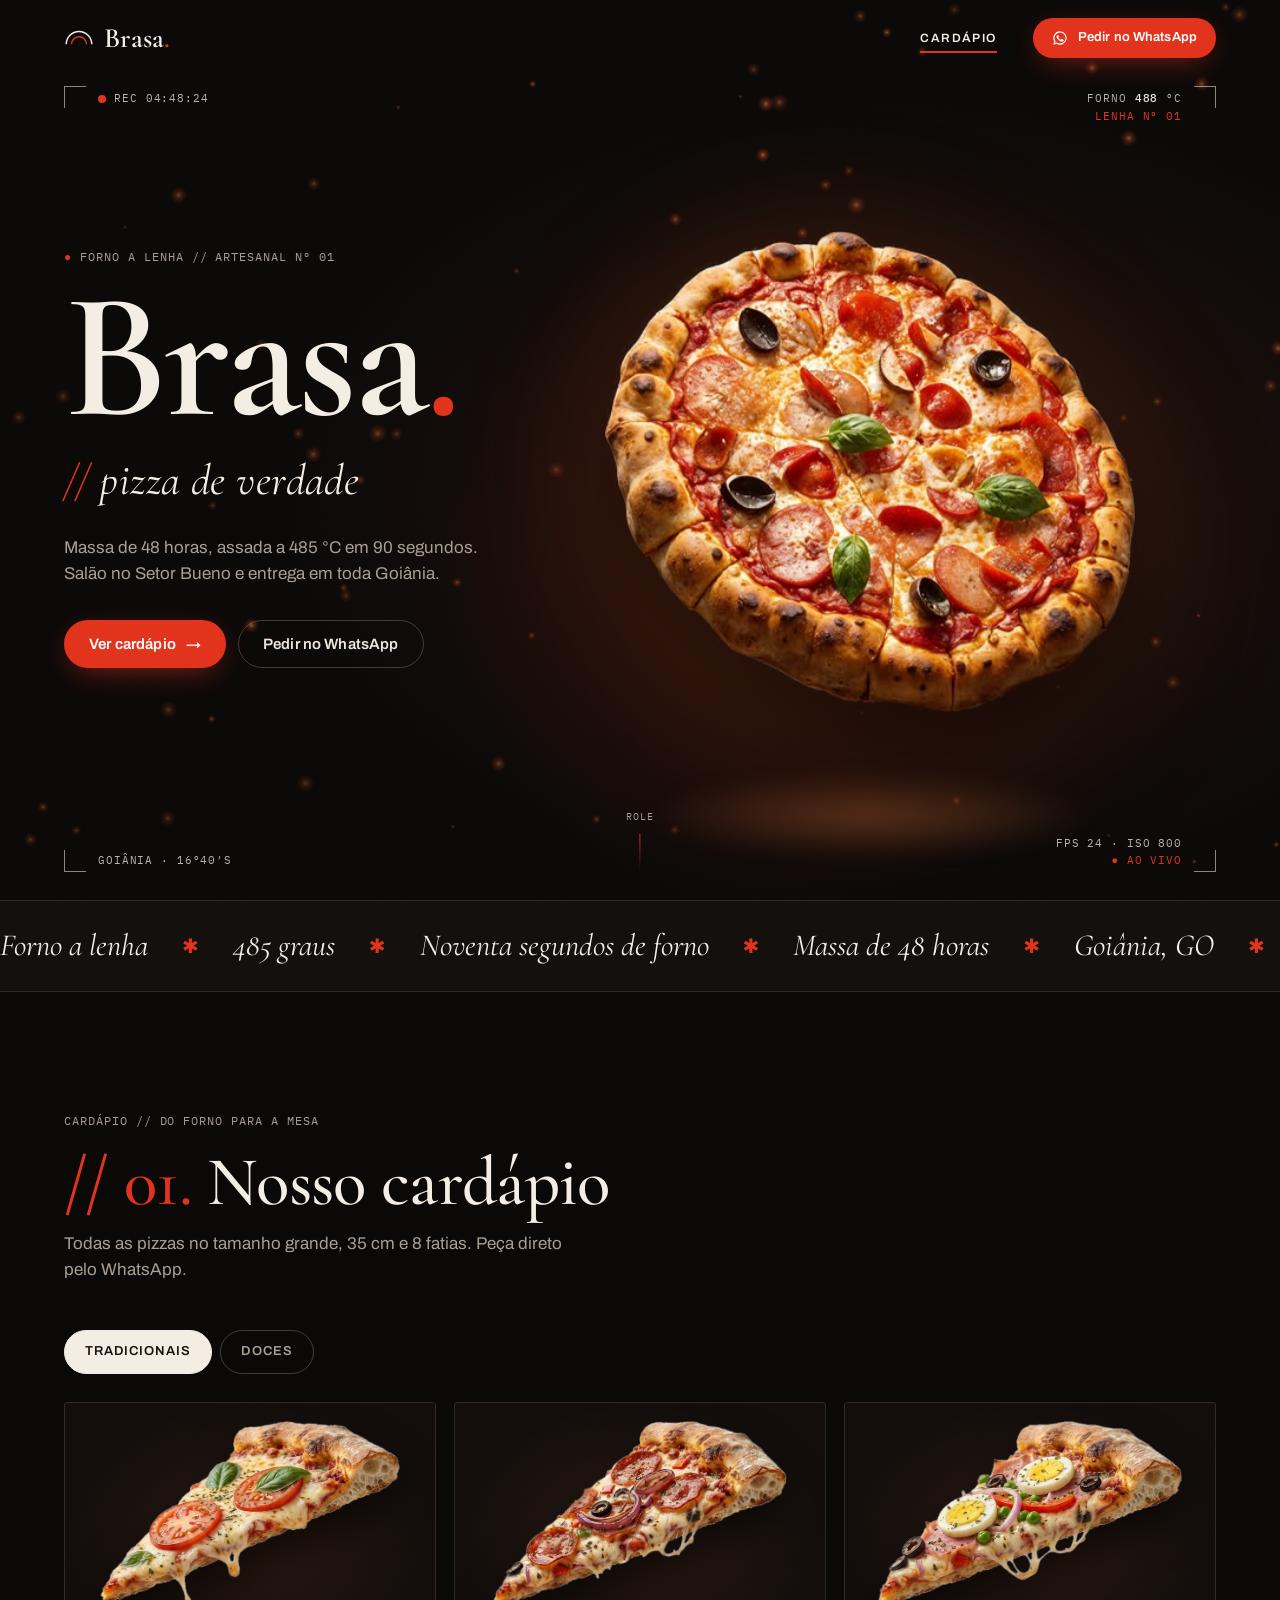
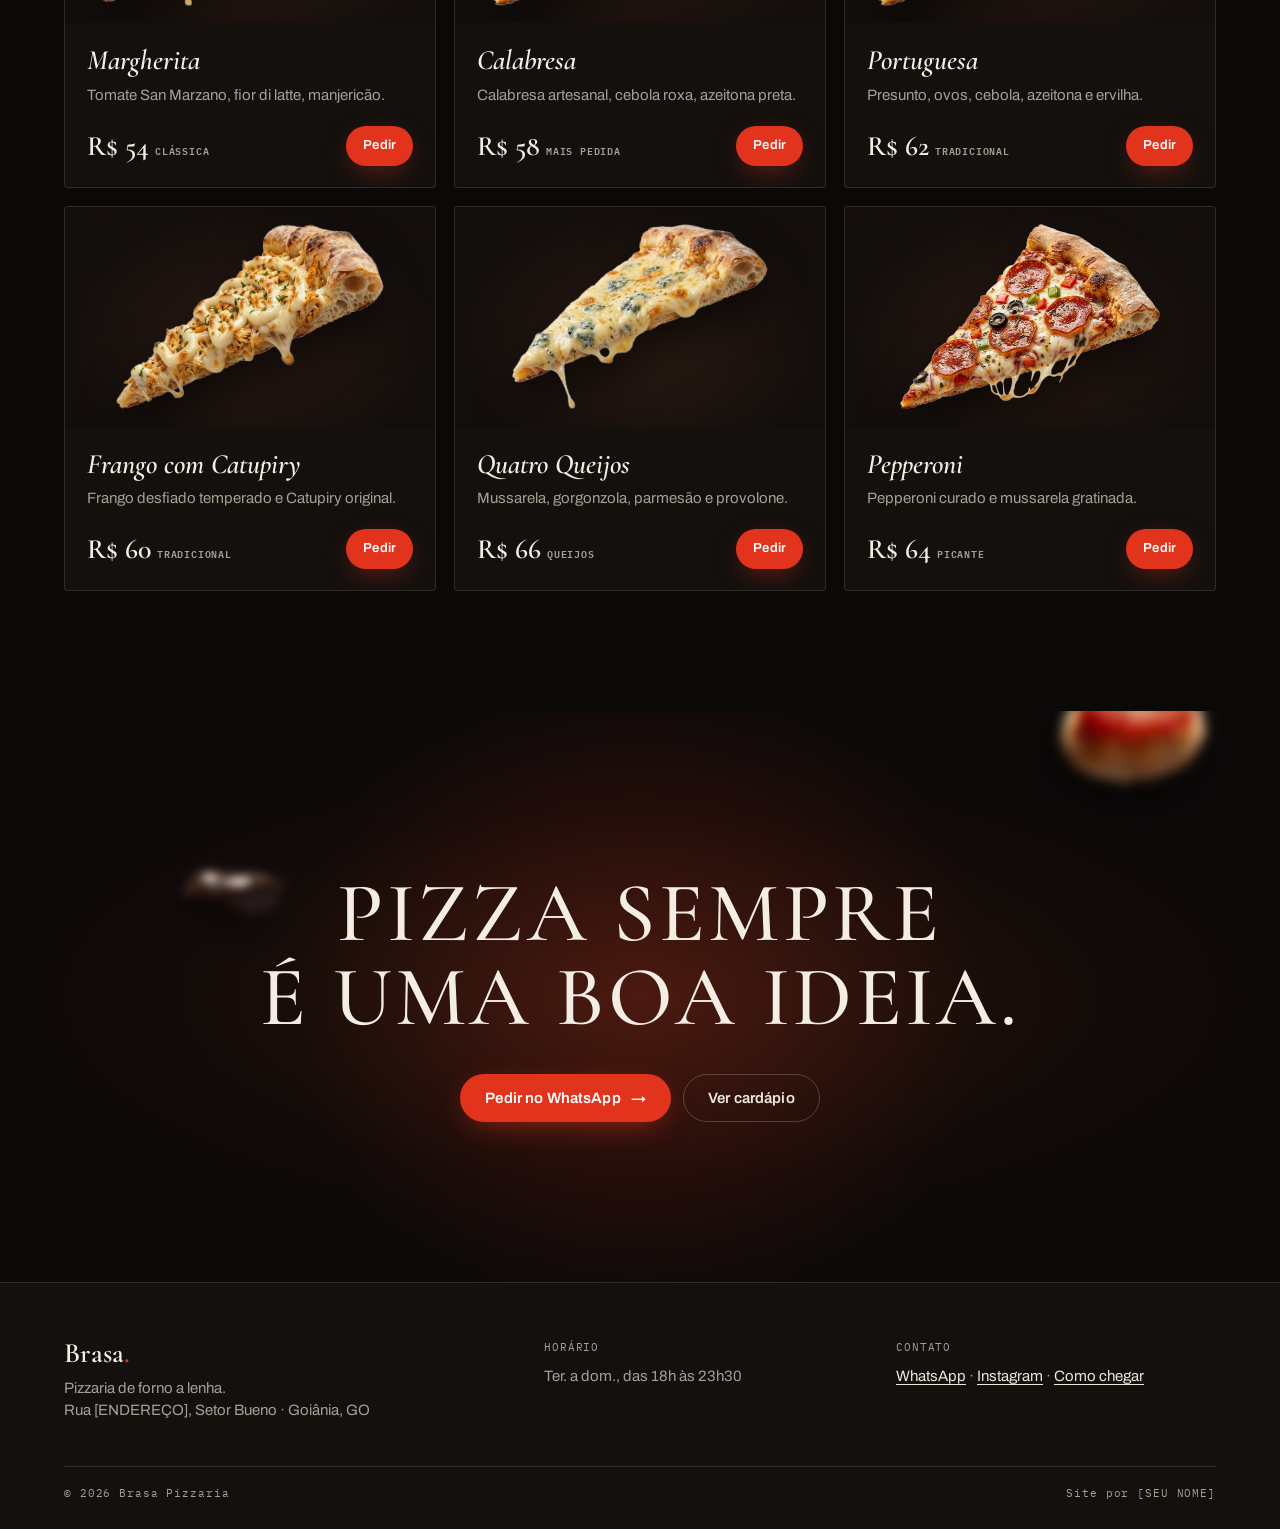
<file: index.html>
<!doctype html>
<html lang="pt-BR">
<head>
<meta charset="utf-8">
<meta name="viewport" content="width=device-width, initial-scale=1">
<title>Brasa · Pizzaria de forno a lenha em Goiânia</title>
<meta name="description" content="Pizza de forno a lenha em Goiânia. Massa de 48 horas, 485 °C, 90 segundos de forno. Veja o cardápio e peça pelo WhatsApp.">
<meta property="og:title" content="Brasa · Pizzaria de forno a lenha">
<meta property="og:description" content="Massa de 48 horas, forno a 485 °C. Veja o cardápio e peça pelo WhatsApp.">
<meta property="og:image" content="img/pizza-inteira.png">
<meta name="theme-color" content="#0B0908">
<link rel="icon" href="img/favicon.svg" type="image/svg+xml">
<link rel="preconnect" href="https://fonts.googleapis.com">
<link rel="preconnect" href="https://fonts.gstatic.com" crossorigin>
<link href="https://fonts.googleapis.com/css2?family=Archivo:wdth,wght@62..125,300..900&family=Cormorant+Garamond:ital,wght@0,500;0,600;1,500;1,600&family=IBM+Plex+Mono:wght@400;500&display=swap" rel="stylesheet">
<link rel="stylesheet" href="css/style.css">
<link rel="preload" as="image" href="img/pizza-inteira.png">
</head>
<body class="carregando">

<!-- Cortina de entrada -->
<div class="cortina" aria-hidden="true">
  <div class="cortina-rec"><span class="ponto"></span>REC</div>
  <div class="cortina-linha"></div>
</div>

<!-- Cabeçalho -->
<header class="topo" id="topo">
  <a class="logo" href="#inicio" aria-label="Brasa, voltar ao início">
    <svg class="logo-arco" viewBox="0 0 40 22" aria-hidden="true"><path d="M3 20a17 17 0 0 1 34 0" fill="none" stroke="currentColor" stroke-width="2"/><path d="M10 20a10 10 0 0 1 20 0" fill="none" stroke="#E2341D" stroke-width="2"/></svg>
    <span class="logo-nome">Brasa<span class="ponto-vermelho">.</span></span>
  </a>
  <nav class="menu" id="menu" aria-label="Principal">
    <a href="#cardapio">Cardápio</a>
  </nav>
  <a class="btn btn-brasa btn-pequeno topo-zap" data-zap="Olá! Quero fazer um pedido." href="#">
    <svg width="16" height="16" viewBox="0 0 24 24" aria-hidden="true"><path fill="currentColor" d="M12 2a10 10 0 0 0-8.6 15.1L2 22l5-1.3A10 10 0 1 0 12 2Zm0 18.2a8.2 8.2 0 0 1-4.2-1.2l-.3-.2-3 .8.8-2.9-.2-.3A8.2 8.2 0 1 1 12 20.2Zm4.5-6.1c-.2-.1-1.5-.7-1.7-.8-.2-.1-.4-.1-.6.1l-.8 1c-.1.2-.3.2-.5.1a6.7 6.7 0 0 1-3.3-2.9c-.2-.4.2-.4.7-1.3.1-.2 0-.3 0-.4l-.8-1.8c-.2-.5-.4-.4-.6-.4h-.5a1 1 0 0 0-.7.3 3 3 0 0 0-.9 2.2 5.2 5.2 0 0 0 1.1 2.7 11.8 11.8 0 0 0 4.5 4c1.7.7 2.3.8 3.2.6.5-.1 1.5-.6 1.7-1.2.2-.6.2-1.1.1-1.2l-.4-.2Z"/></svg>
    <span>Pedir no WhatsApp</span>
  </a>
  <button class="hamburguer" id="hamburguer" aria-label="Abrir menu" aria-expanded="false" aria-controls="menu"><span></span><span></span></button>
</header>

<main>
<!-- ================= 1. ENTRADA ================= -->
<section class="hero" id="inicio" aria-label="Brasa, pizzaria de forno a lenha">
  <canvas class="brasas" id="brasas" aria-hidden="true"></canvas>
  <div class="hero-luz" aria-hidden="true"></div>

  <!-- marcações de câmera -->
  <div class="hud" aria-hidden="true">
    <span class="canto c1"></span><span class="canto c2"></span><span class="canto c3"></span><span class="canto c4"></span>
    <div class="hud-tl mono"><span class="ponto"></span>REC <span id="relogio">19:40:00</span></div>
    <div class="hud-tr mono">FORNO <b id="forno">485</b> °C<br><span class="vermelho">LENHA Nº 01</span></div>
    <div class="hud-bl mono">GOIÂNIA · 16°40′S</div>
    <div class="hud-br mono">FPS 24 · ISO 800<br><span class="vermelho">● AO VIVO</span></div>
  </div>

  <div class="hero-palco" id="palco" aria-hidden="true">
    <div class="pizza-chao"></div>
    <div class="pizza-gira" id="pizzaGira">
      <img class="pizza-img" src="img/pizza-inteira.png" alt="" width="462" height="420">
    </div>
    <div class="ingredientes" id="ingredientes"></div>
  </div>

  <div class="hero-texto">
    <p class="kicker mono"><span class="vermelho">●</span> FORNO A LENHA // ARTESANAL Nº 01</p>
    <h1 class="hero-titulo">
      <span class="mascara"><span>Brasa<span class="vermelho">.</span></span></span>
    </h1>
    <p class="hero-sub"><span class="vermelho">//</span> pizza de verdade</p>
    <p class="hero-desc">Massa de 48 horas, assada a 485 °C em 90 segundos. Salão no Setor Bueno e entrega em toda Goiânia.</p>
    <div class="hero-botoes">
      <a class="btn btn-brasa" href="#cardapio">Ver cardápio <span class="seta" aria-hidden="true">→</span></a>
      <a class="btn btn-linha" data-zap="Olá! Quero fazer um pedido." href="#">Pedir no WhatsApp</a>
    </div>
  </div>

  <a class="role mono" href="#cardapio" aria-label="Rolar para o cardápio"><span>ROLE</span><i></i></a>
</section>

<!-- faixa corrida -->
<div class="faixa" aria-hidden="true">
  <div class="faixa-trilho">
    <span>Forno a lenha</span><b>✱</b><span>485 graus</span><b>✱</b><span>Noventa segundos de forno</span><b>✱</b><span>Massa de 48 horas</span><b>✱</b><span>Goiânia, GO</span><b>✱</b>
    <span>Forno a lenha</span><b>✱</b><span>485 graus</span><b>✱</b><span>Noventa segundos de forno</span><b>✱</b><span>Massa de 48 horas</span><b>✱</b><span>Goiânia, GO</span><b>✱</b>
  </div>
</div>

<!-- ================= 3. CARDÁPIO ================= -->
<section class="secao escura" id="cardapio" aria-labelledby="cardapio-titulo">
  <div class="secao-cab">
    <p class="kicker mono revela">CARDÁPIO // DO FORNO PARA A MESA</p>
    <h2 class="titulo-serif revela" id="cardapio-titulo"><span class="vermelho">// 01.</span> Nosso cardápio</h2>
    <p class="secao-desc revela">Todas as pizzas no tamanho grande, 35 cm e 8 fatias. Peça direto pelo WhatsApp.</p>
  </div>
  <div class="abas" id="abas" role="tablist" aria-label="Categorias do cardápio"></div>
  <div class="cardapio-grade" id="cardapioGrade"></div>
</section>

<!-- ================= 7. FINAL ================= -->
<section class="final" aria-labelledby="final-titulo">
  <div class="final-luz" aria-hidden="true"></div>
  <div class="final-flutuantes" id="finalFlutuantes" aria-hidden="true"></div>
  <h2 class="final-titulo revela" id="final-titulo">Pizza sempre<br>é uma boa ideia.</h2>
  <div class="hero-botoes centro revela">
    <a class="btn btn-brasa" data-zap="Olá! Quero fazer um pedido." href="#">Pedir no WhatsApp <span class="seta" aria-hidden="true">→</span></a>
    <a class="btn btn-linha" href="#cardapio">Ver cardápio</a>
  </div>
</section>
</main>

<footer class="rodape">
  <div class="rodape-grade">
    <div>
      <a class="logo" href="#inicio"><span class="logo-nome">Brasa<span class="ponto-vermelho">.</span></span></a>
      <p class="rodape-txt">Pizzaria de forno a lenha.<br><span id="rodapeEndereco"></span></p>
    </div>
    <div>
      <p class="mono pequeno">HORÁRIO</p>
      <p class="rodape-txt" id="rodapeHorario"></p>
    </div>
    <div>
      <p class="mono pequeno">CONTATO</p>
      <p class="rodape-txt"><a data-zap="Olá!" href="#">WhatsApp</a> · <a id="rodapeInsta" href="#" target="_blank" rel="noopener">Instagram</a> · <a id="rodapeMapa" href="#" target="_blank" rel="noopener">Como chegar</a></p>
    </div>
  </div>
  <div class="rodape-base mono"><span>© <span id="ano">2026</span> Brasa Pizzaria</span><span>Site por [SEU NOME]</span></div>
</footer>

<a class="zap-flutuante" data-zap="Olá! Quero fazer um pedido." href="#" aria-label="Pedir no WhatsApp">
  <svg width="26" height="26" viewBox="0 0 24 24" aria-hidden="true"><path fill="currentColor" d="M12 2a10 10 0 0 0-8.6 15.1L2 22l5-1.3A10 10 0 1 0 12 2Zm0 18.2a8.2 8.2 0 0 1-4.2-1.2l-.3-.2-3 .8.8-2.9-.2-.3A8.2 8.2 0 1 1 12 20.2Zm4.5-6.1c-.2-.1-1.5-.7-1.7-.8-.2-.1-.4-.1-.6.1l-.8 1c-.1.2-.3.2-.5.1a6.7 6.7 0 0 1-3.3-2.9c-.2-.4.2-.4.7-1.3.1-.2 0-.3 0-.4l-.8-1.8c-.2-.5-.4-.4-.6-.4h-.5a1 1 0 0 0-.7.3 3 3 0 0 0-.9 2.2 5.2 5.2 0 0 0 1.1 2.7 11.8 11.8 0 0 0 4.5 4c1.7.7 2.3.8 3.2.6.5-.1 1.5-.6 1.7-1.2.2-.6.2-1.1.1-1.2l-.4-.2Z"/></svg>
</a>

<script src="js/config.js"></script>
<script src="js/main.js"></script>
</body>
</html>
</file>
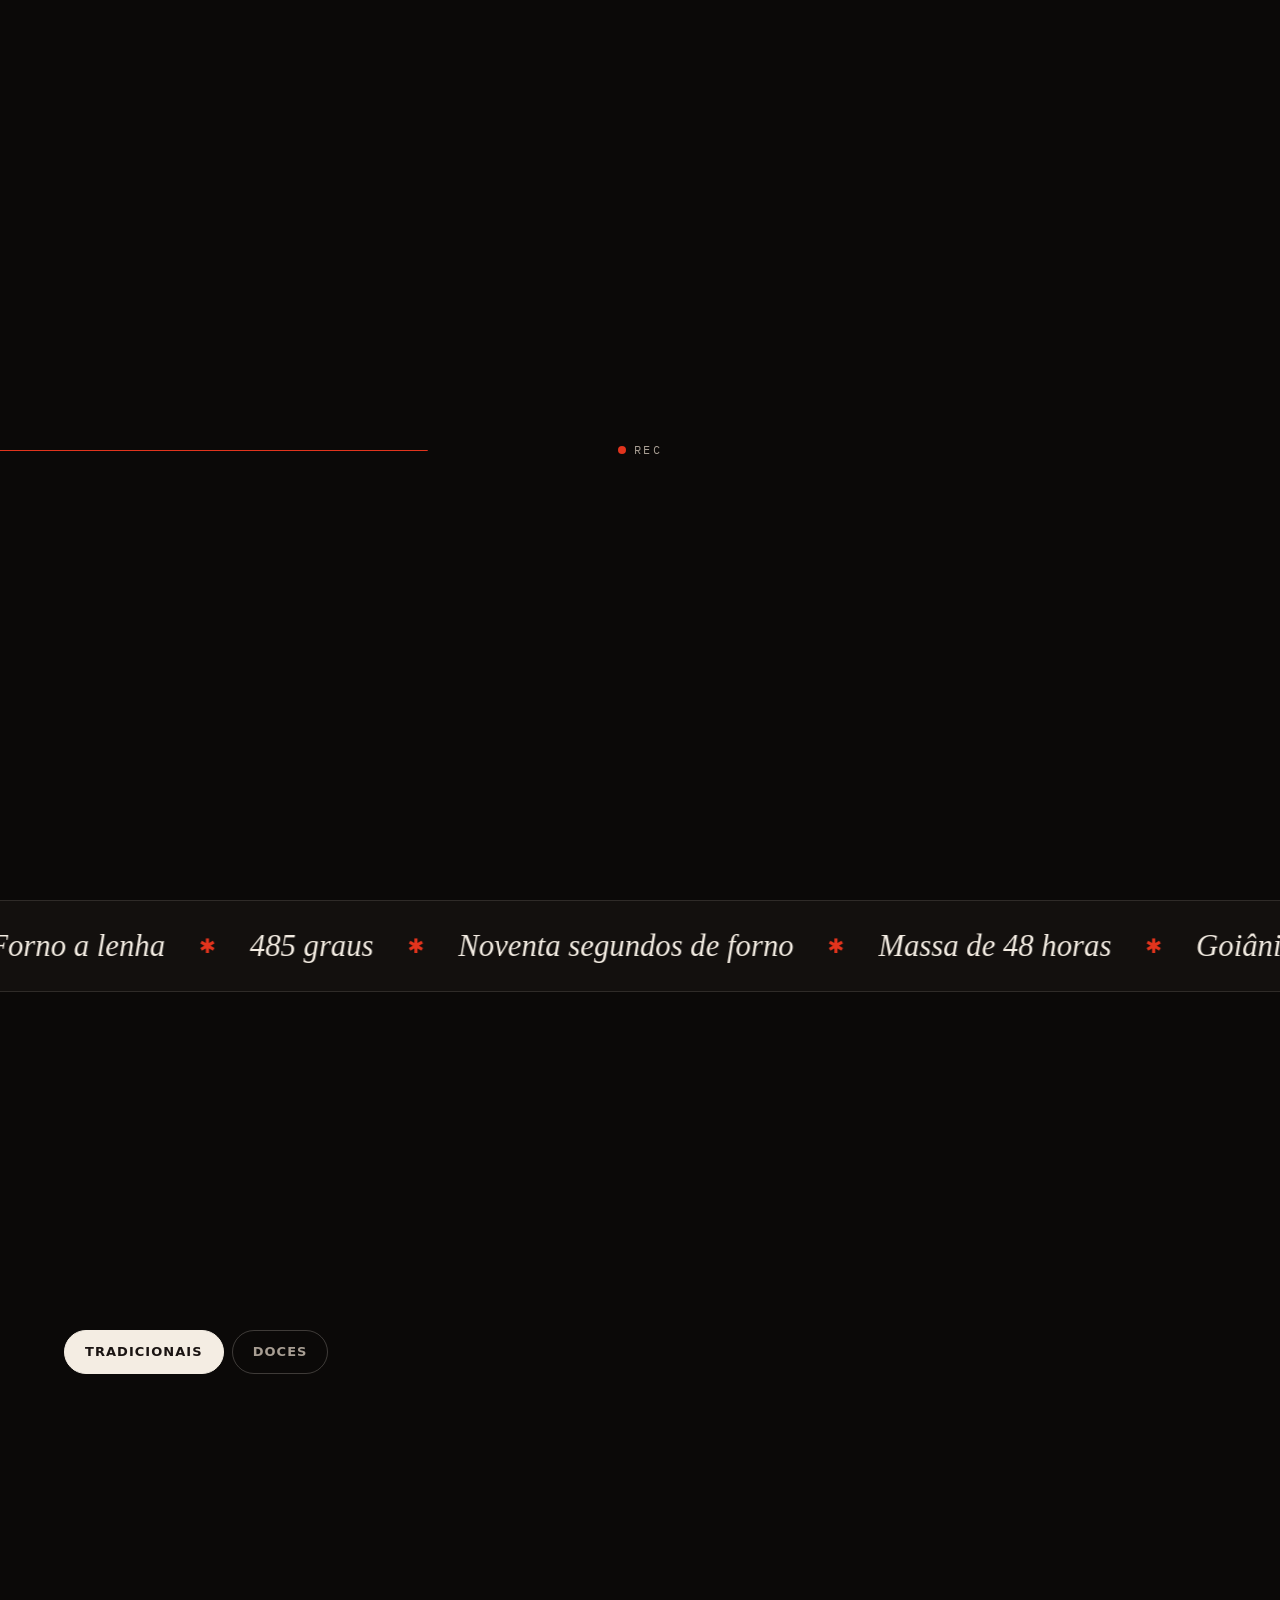
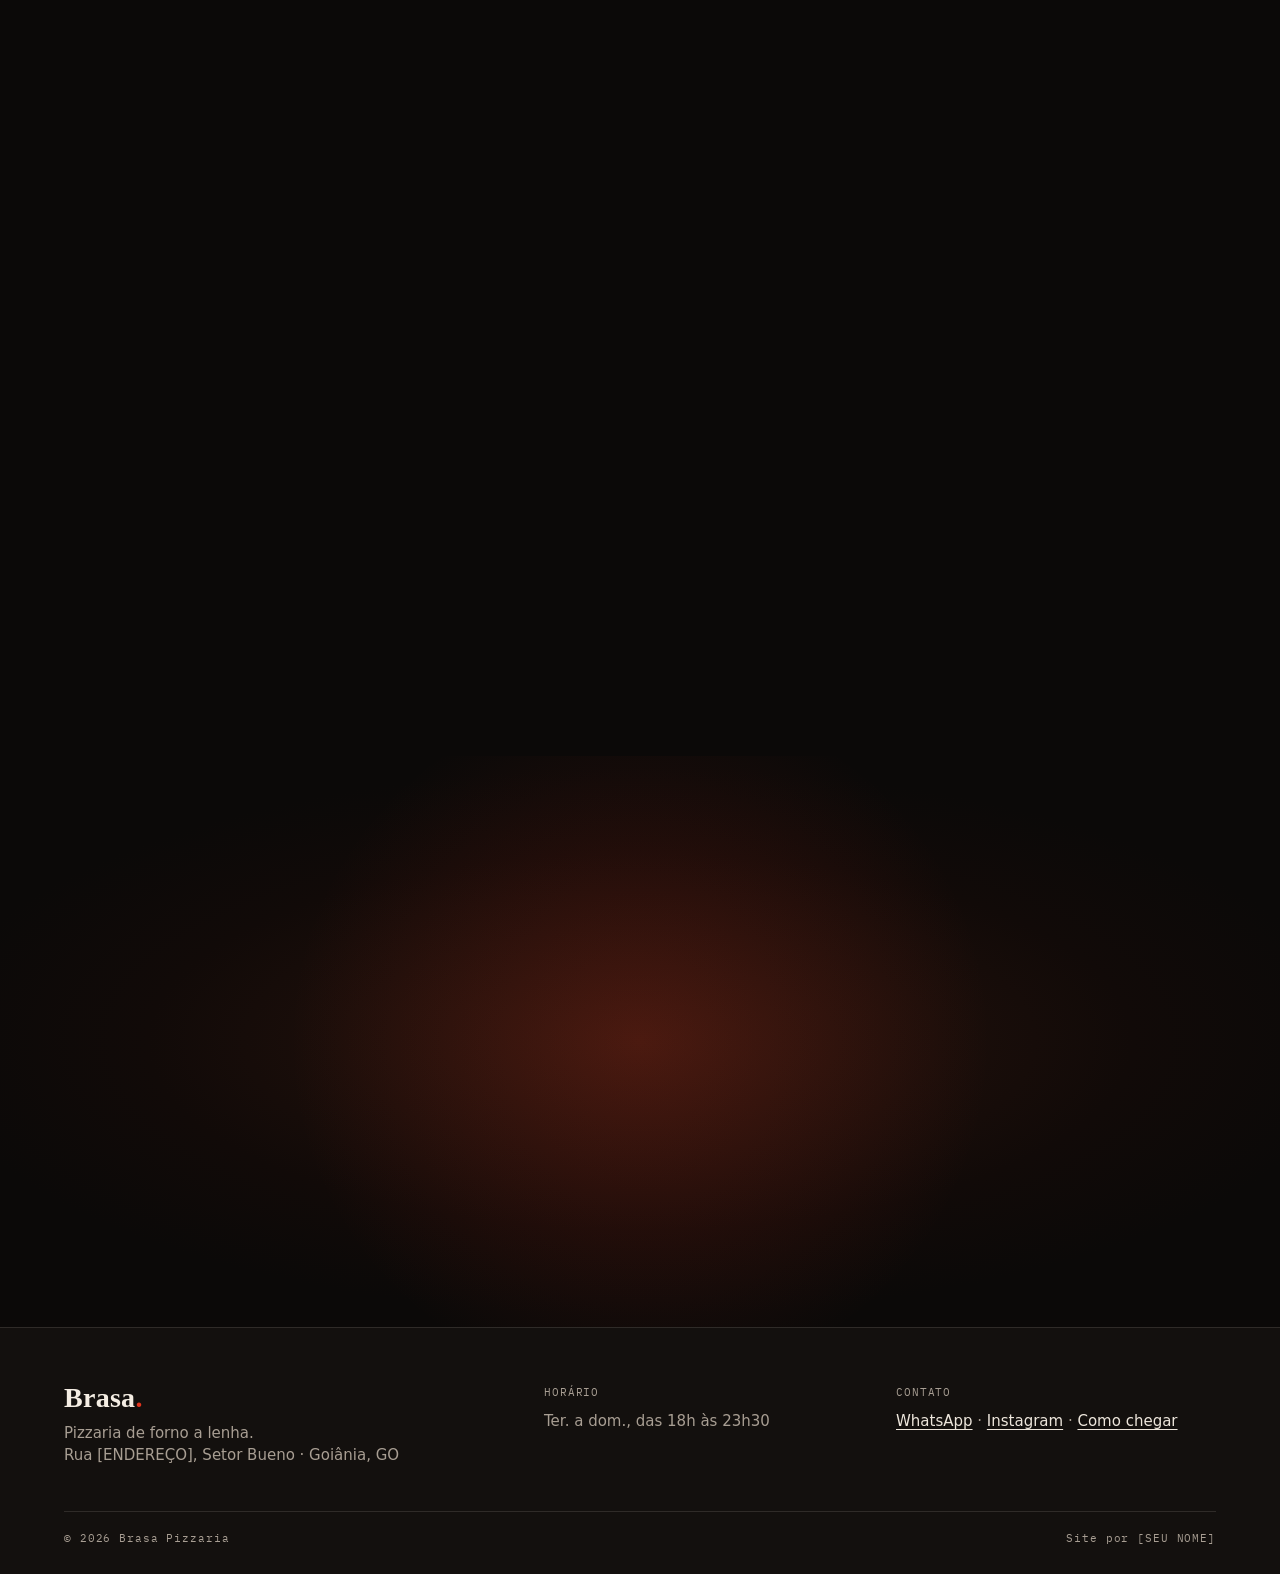
<file: p/banana-caramelizada.html>
<!doctype html>
<html lang="pt-BR">
<head>
<meta charset="utf-8">
<meta name="viewport" content="width=device-width, initial-scale=1">
<title>Banana Caramelizada · Brasa Pizzaria</title>
<meta name="description" content="Banana, canela, doce de leite e nozes-pecã. R$ 50.">
<!-- Cartão que o WhatsApp mostra ao receber o link. TROCAR o domínio depois de publicar. -->
<meta property="og:type" content="website">
<meta property="og:site_name" content="Brasa Pizzaria">
<meta property="og:title" content="Banana Caramelizada · R$ 50">
<meta property="og:description" content="Banana, canela, doce de leite e nozes-pecã.">
<meta property="og:image" content="https://kauandeveloperbackand-source.github.io/brasa-pizzaria/img/og/banana-caramelizada.jpg">
<meta property="og:image:width" content="1200">
<meta property="og:image:height" content="630">
<meta property="og:url" content="https://kauandeveloperbackand-source.github.io/brasa-pizzaria/p/banana-caramelizada.html">
<meta name="twitter:card" content="summary_large_image">
<meta http-equiv="refresh" content="0; url=../index.html#cardapio">
<link rel="icon" href="../img/favicon.svg" type="image/svg+xml">
<style>body{margin:0;background:#0B0908;color:#F4EDE3;font-family:system-ui,sans-serif;display:flex;min-height:100vh;align-items:center;justify-content:center;text-align:center}a{color:#E2341D}</style>
</head>
<body>
<p>Abrindo o cardápio da Brasa… <a href="../index.html#cardapio">clique aqui se não abrir</a>.</p>
</body>
</html>
</file>
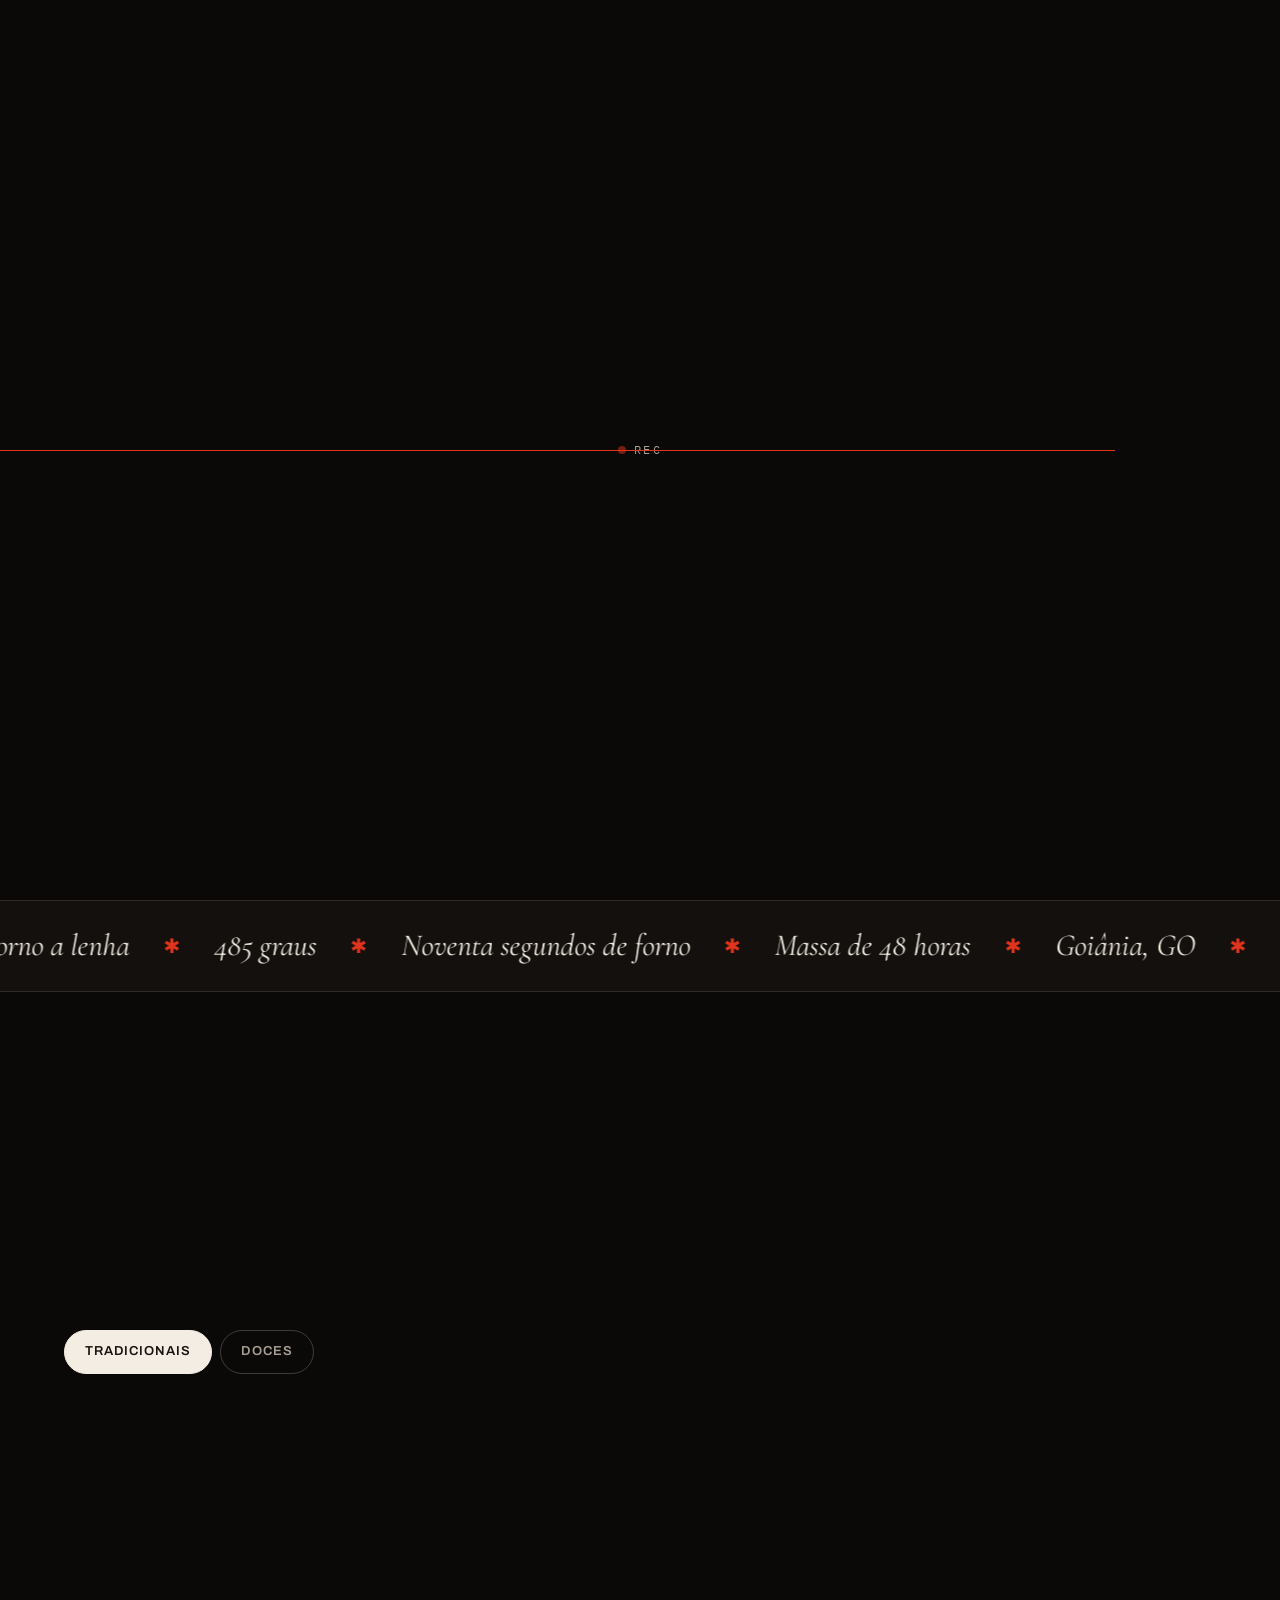
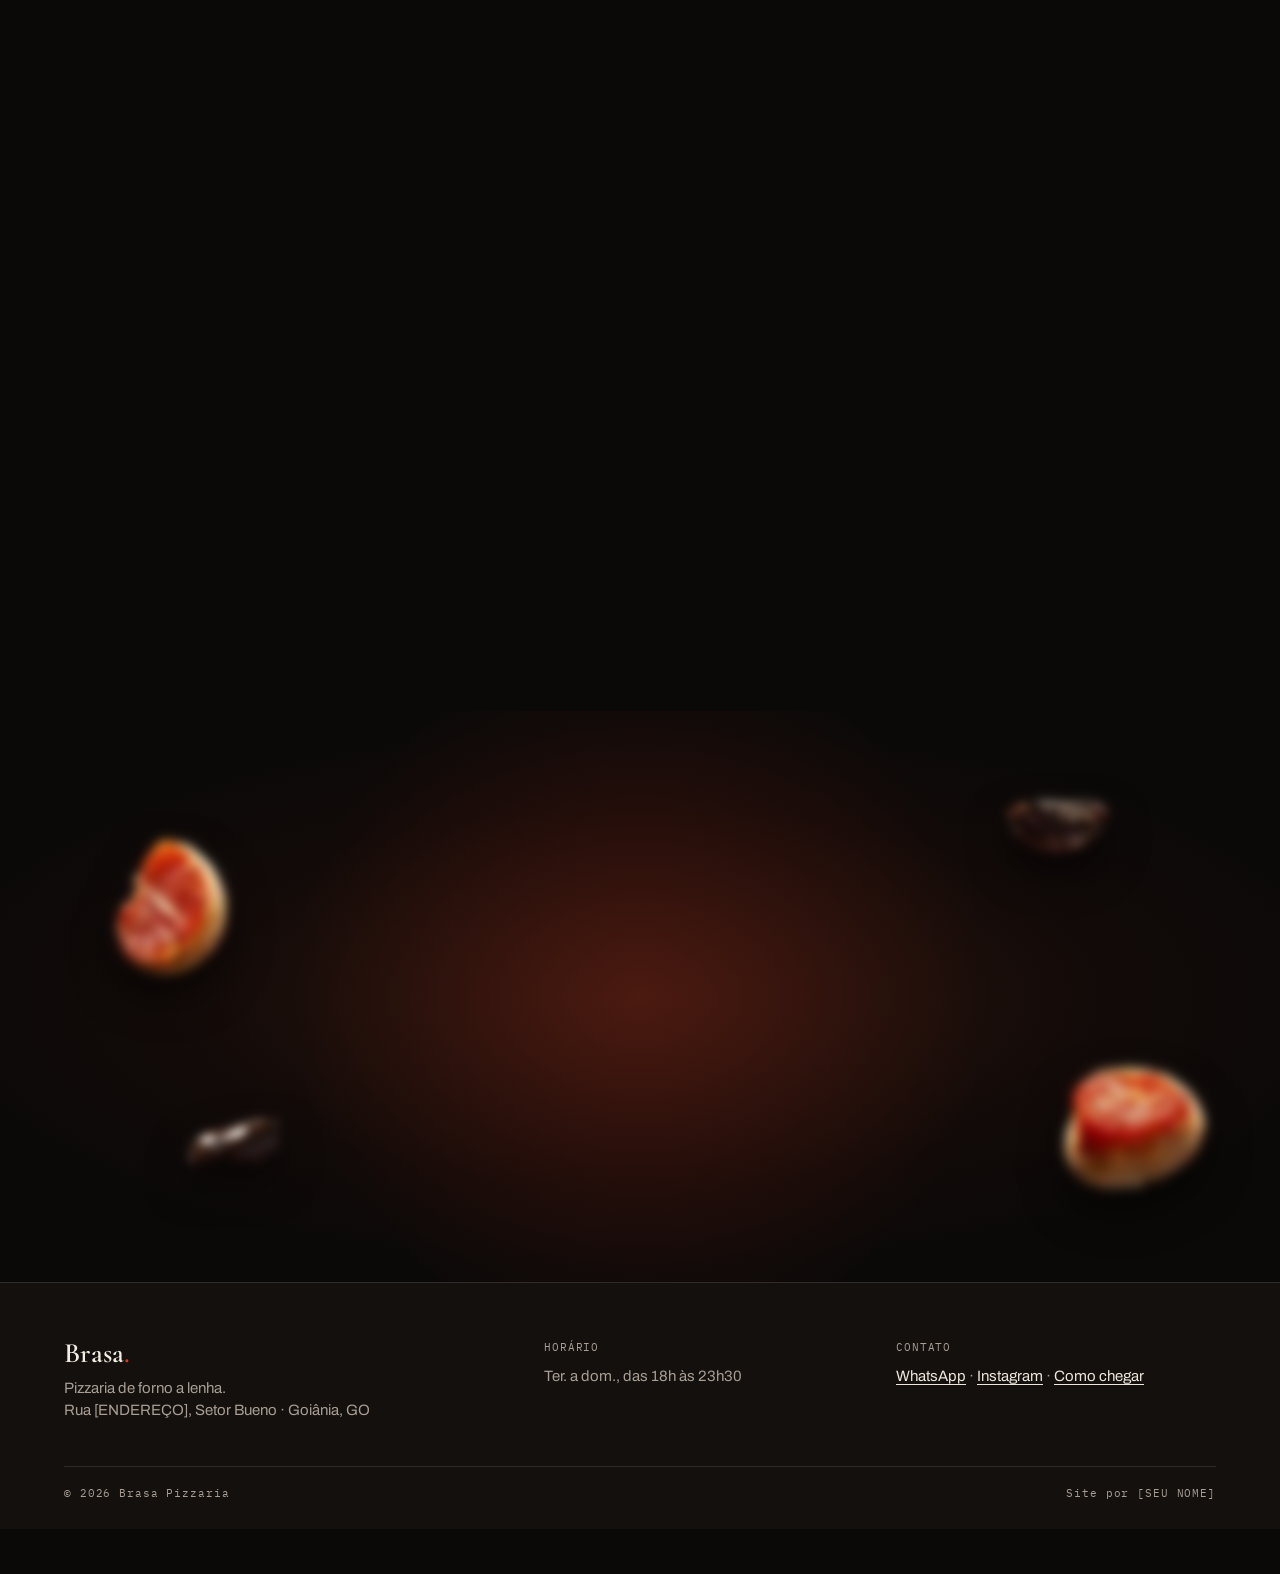
<file: p/calabresa.html>
<!doctype html>
<html lang="pt-BR">
<head>
<meta charset="utf-8">
<meta name="viewport" content="width=device-width, initial-scale=1">
<title>Calabresa · Brasa Pizzaria</title>
<meta name="description" content="Calabresa artesanal, cebola roxa, azeitona preta. R$ 58.">
<!-- Cartão que o WhatsApp mostra ao receber o link. TROCAR o domínio depois de publicar. -->
<meta property="og:type" content="website">
<meta property="og:site_name" content="Brasa Pizzaria">
<meta property="og:title" content="Calabresa · R$ 58">
<meta property="og:description" content="Calabresa artesanal, cebola roxa, azeitona preta.">
<meta property="og:image" content="https://kauandeveloperbackand-source.github.io/brasa-pizzaria/img/og/calabresa.jpg">
<meta property="og:image:width" content="1200">
<meta property="og:image:height" content="630">
<meta property="og:url" content="https://kauandeveloperbackand-source.github.io/brasa-pizzaria/p/calabresa.html">
<meta name="twitter:card" content="summary_large_image">
<meta http-equiv="refresh" content="0; url=../index.html#cardapio">
<link rel="icon" href="../img/favicon.svg" type="image/svg+xml">
<style>body{margin:0;background:#0B0908;color:#F4EDE3;font-family:system-ui,sans-serif;display:flex;min-height:100vh;align-items:center;justify-content:center;text-align:center}a{color:#E2341D}</style>
</head>
<body>
<p>Abrindo o cardápio da Brasa… <a href="../index.html#cardapio">clique aqui se não abrir</a>.</p>
</body>
</html>
</file>
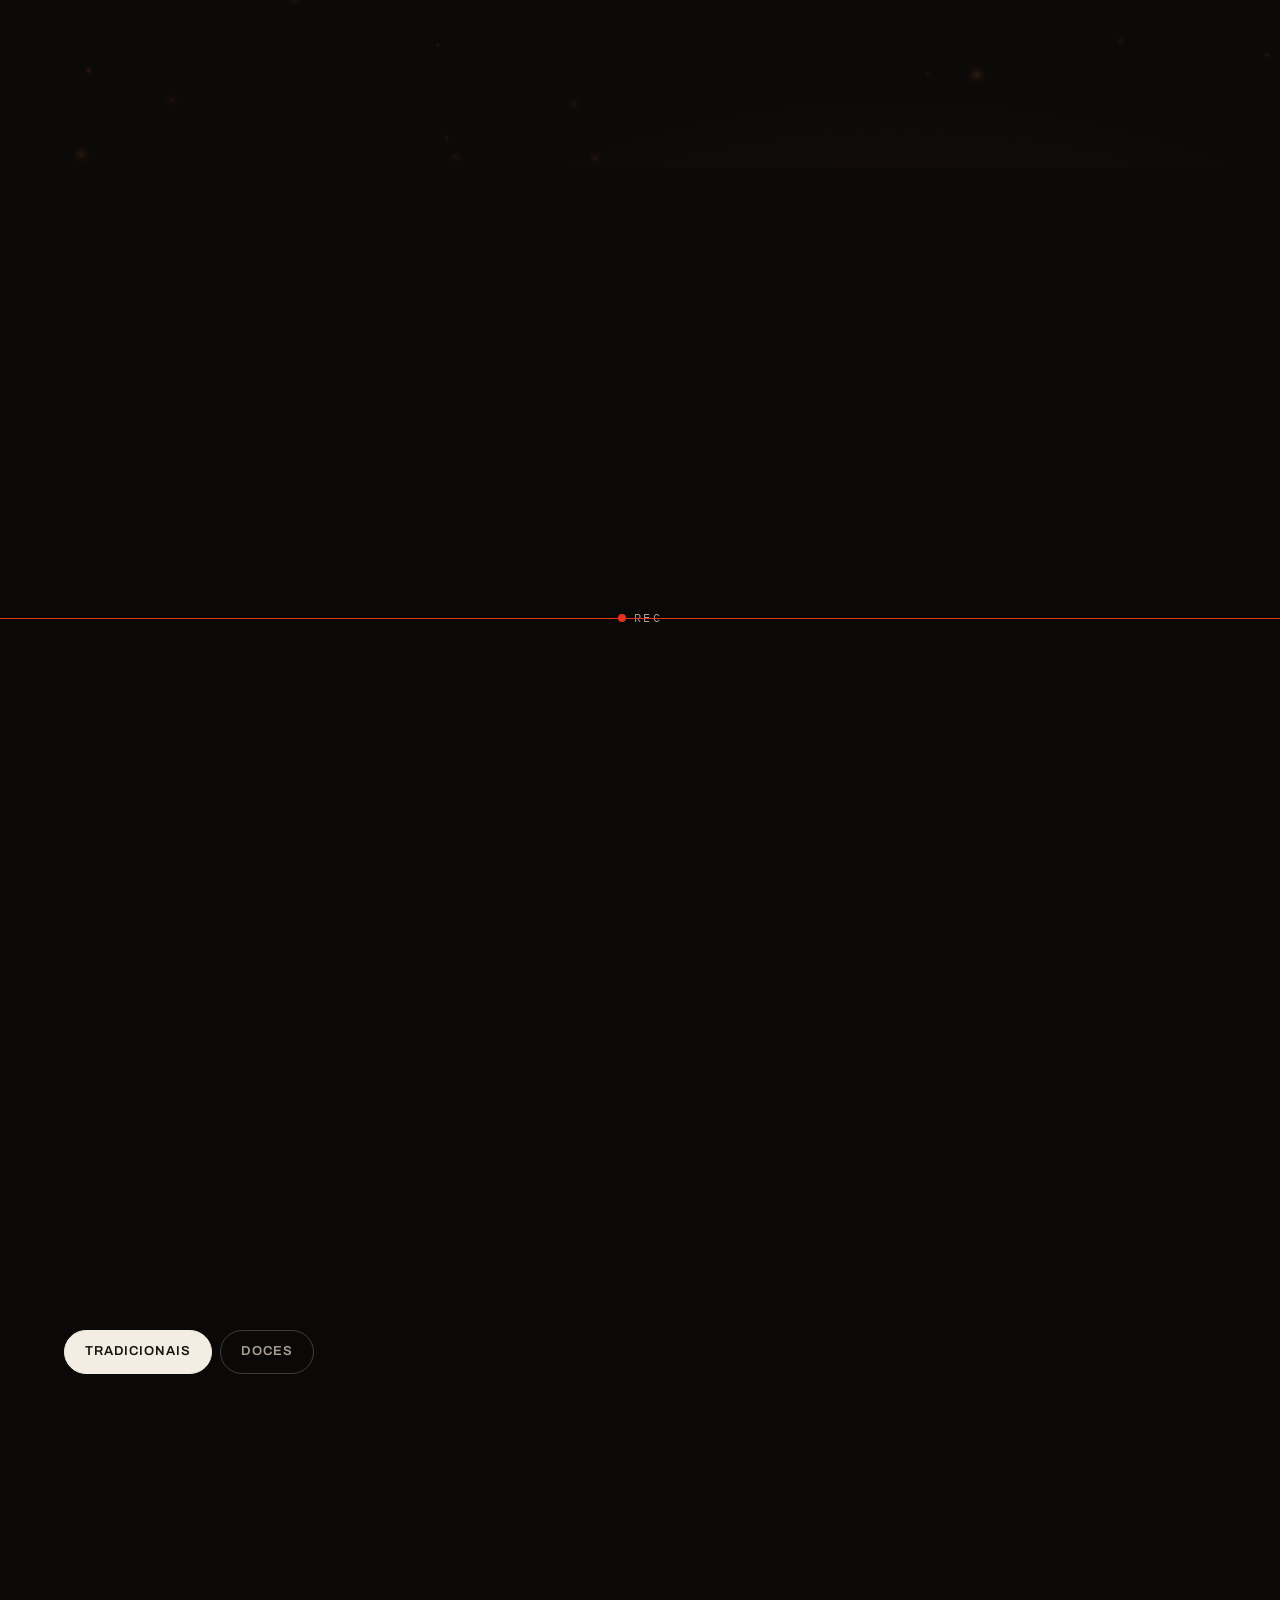
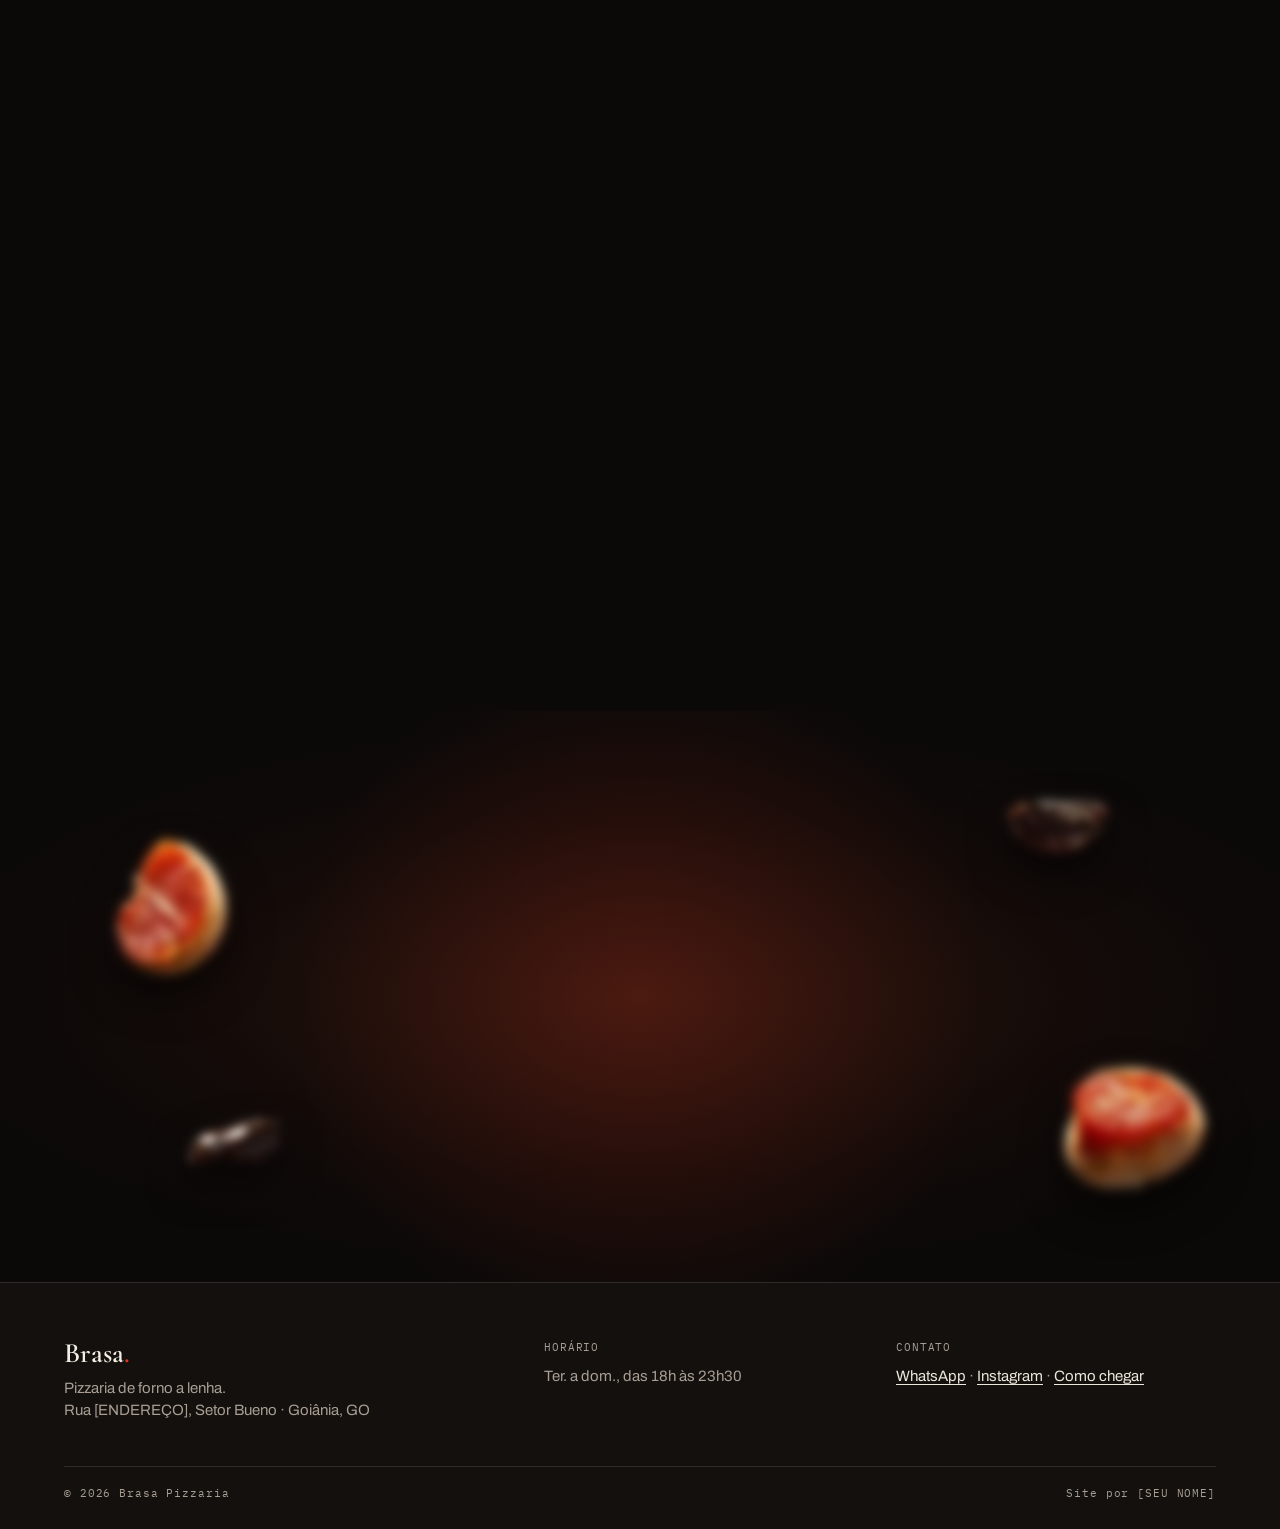
<file: p/frango-com-catupiry.html>
<!doctype html>
<html lang="pt-BR">
<head>
<meta charset="utf-8">
<meta name="viewport" content="width=device-width, initial-scale=1">
<title>Frango com Catupiry · Brasa Pizzaria</title>
<meta name="description" content="Frango desfiado temperado e Catupiry original. R$ 60.">
<!-- Cartão que o WhatsApp mostra ao receber o link. TROCAR o domínio depois de publicar. -->
<meta property="og:type" content="website">
<meta property="og:site_name" content="Brasa Pizzaria">
<meta property="og:title" content="Frango com Catupiry · R$ 60">
<meta property="og:description" content="Frango desfiado temperado e Catupiry original.">
<meta property="og:image" content="https://kauandeveloperbackand-source.github.io/brasa-pizzaria/img/og/frango-com-catupiry.jpg">
<meta property="og:image:width" content="1200">
<meta property="og:image:height" content="630">
<meta property="og:url" content="https://kauandeveloperbackand-source.github.io/brasa-pizzaria/p/frango-com-catupiry.html">
<meta name="twitter:card" content="summary_large_image">
<meta http-equiv="refresh" content="0; url=../index.html#cardapio">
<link rel="icon" href="../img/favicon.svg" type="image/svg+xml">
<style>body{margin:0;background:#0B0908;color:#F4EDE3;font-family:system-ui,sans-serif;display:flex;min-height:100vh;align-items:center;justify-content:center;text-align:center}a{color:#E2341D}</style>
</head>
<body>
<p>Abrindo o cardápio da Brasa… <a href="../index.html#cardapio">clique aqui se não abrir</a>.</p>
</body>
</html>
</file>
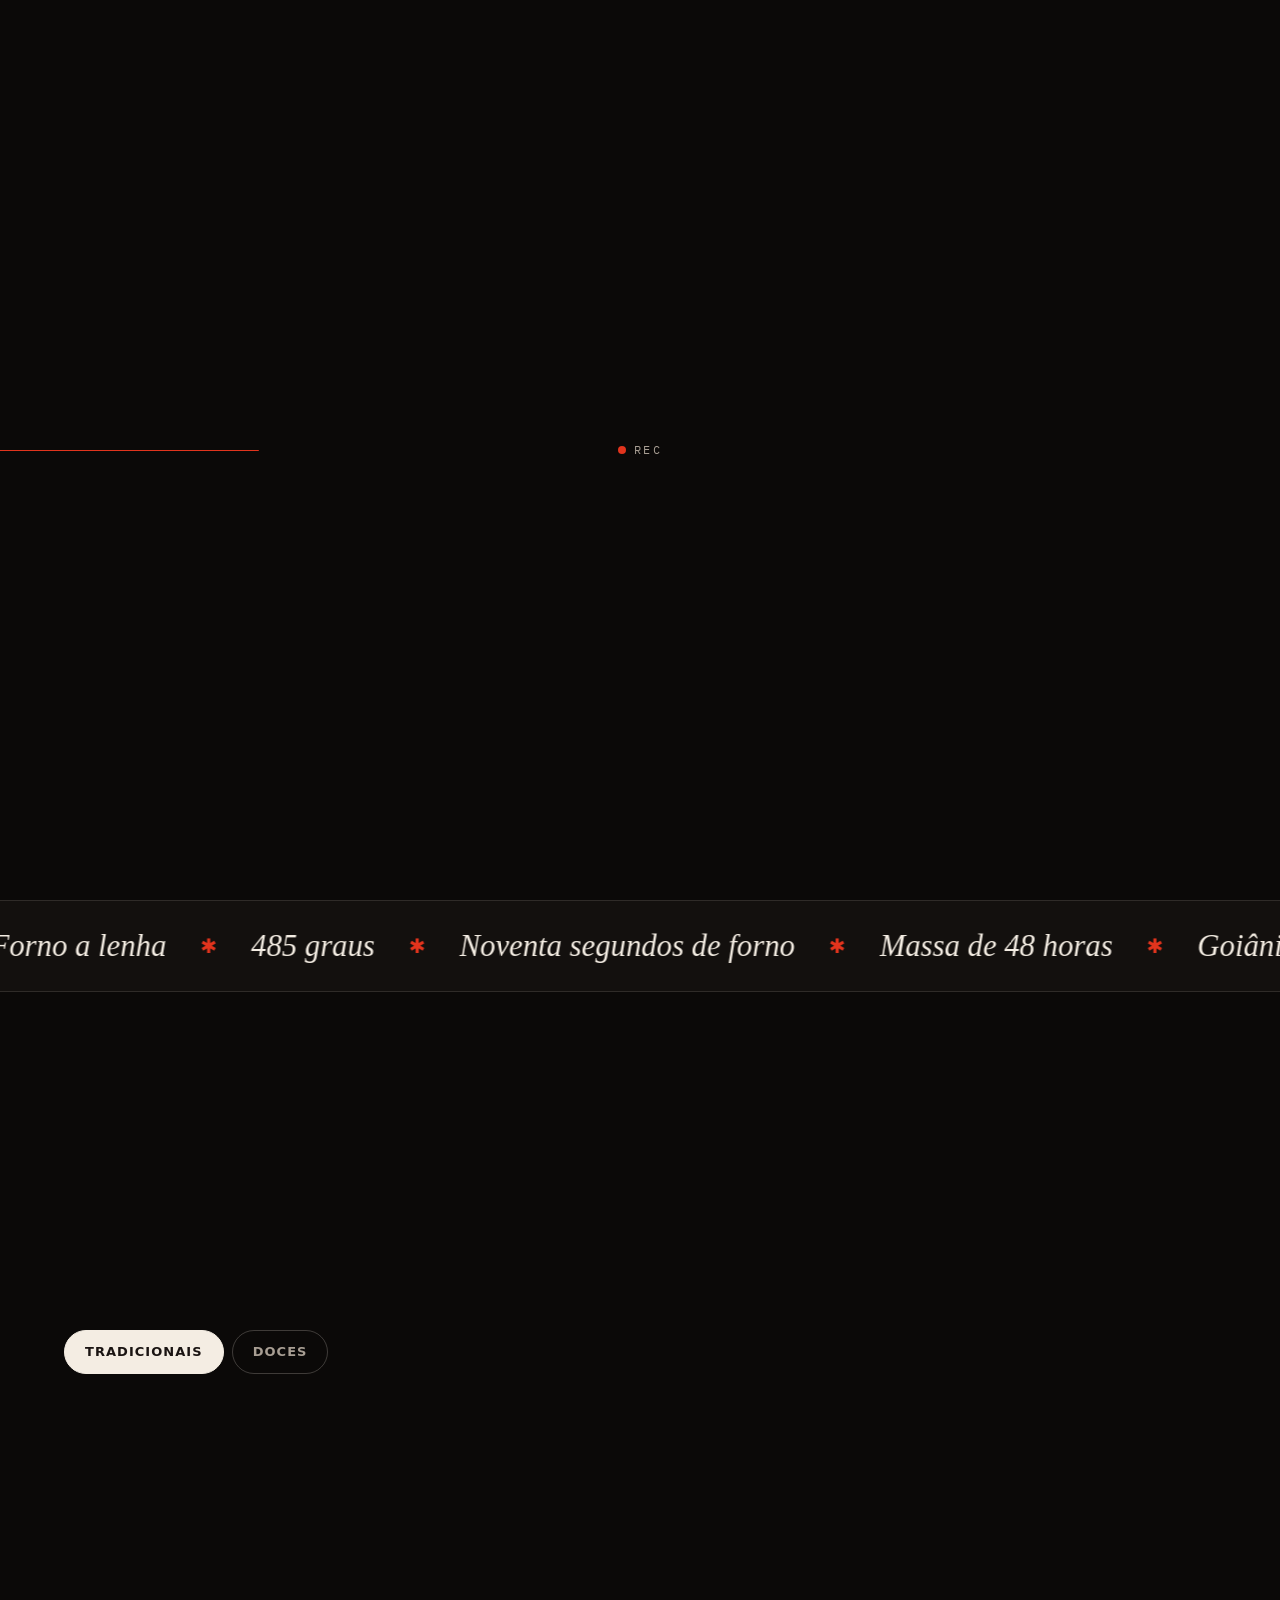
<file: p/frutas-com-chocolate-branco.html>
<!doctype html>
<html lang="pt-BR">
<head>
<meta charset="utf-8">
<meta name="viewport" content="width=device-width, initial-scale=1">
<title>Frutas com Chocolate Branco · Brasa Pizzaria</title>
<meta name="description" content="Chocolate branco, marshmallow, kiwi, morango, mexerica e mirtilo. R$ 58.">
<!-- Cartão que o WhatsApp mostra ao receber o link. TROCAR o domínio depois de publicar. -->
<meta property="og:type" content="website">
<meta property="og:site_name" content="Brasa Pizzaria">
<meta property="og:title" content="Frutas com Chocolate Branco · R$ 58">
<meta property="og:description" content="Chocolate branco, marshmallow, kiwi, morango, mexerica e mirtilo.">
<meta property="og:image" content="https://kauandeveloperbackand-source.github.io/brasa-pizzaria/img/og/frutas-com-chocolate-branco.jpg">
<meta property="og:image:width" content="1200">
<meta property="og:image:height" content="630">
<meta property="og:url" content="https://kauandeveloperbackand-source.github.io/brasa-pizzaria/p/frutas-com-chocolate-branco.html">
<meta name="twitter:card" content="summary_large_image">
<meta http-equiv="refresh" content="0; url=../index.html#cardapio">
<link rel="icon" href="../img/favicon.svg" type="image/svg+xml">
<style>body{margin:0;background:#0B0908;color:#F4EDE3;font-family:system-ui,sans-serif;display:flex;min-height:100vh;align-items:center;justify-content:center;text-align:center}a{color:#E2341D}</style>
</head>
<body>
<p>Abrindo o cardápio da Brasa… <a href="../index.html#cardapio">clique aqui se não abrir</a>.</p>
</body>
</html>
</file>
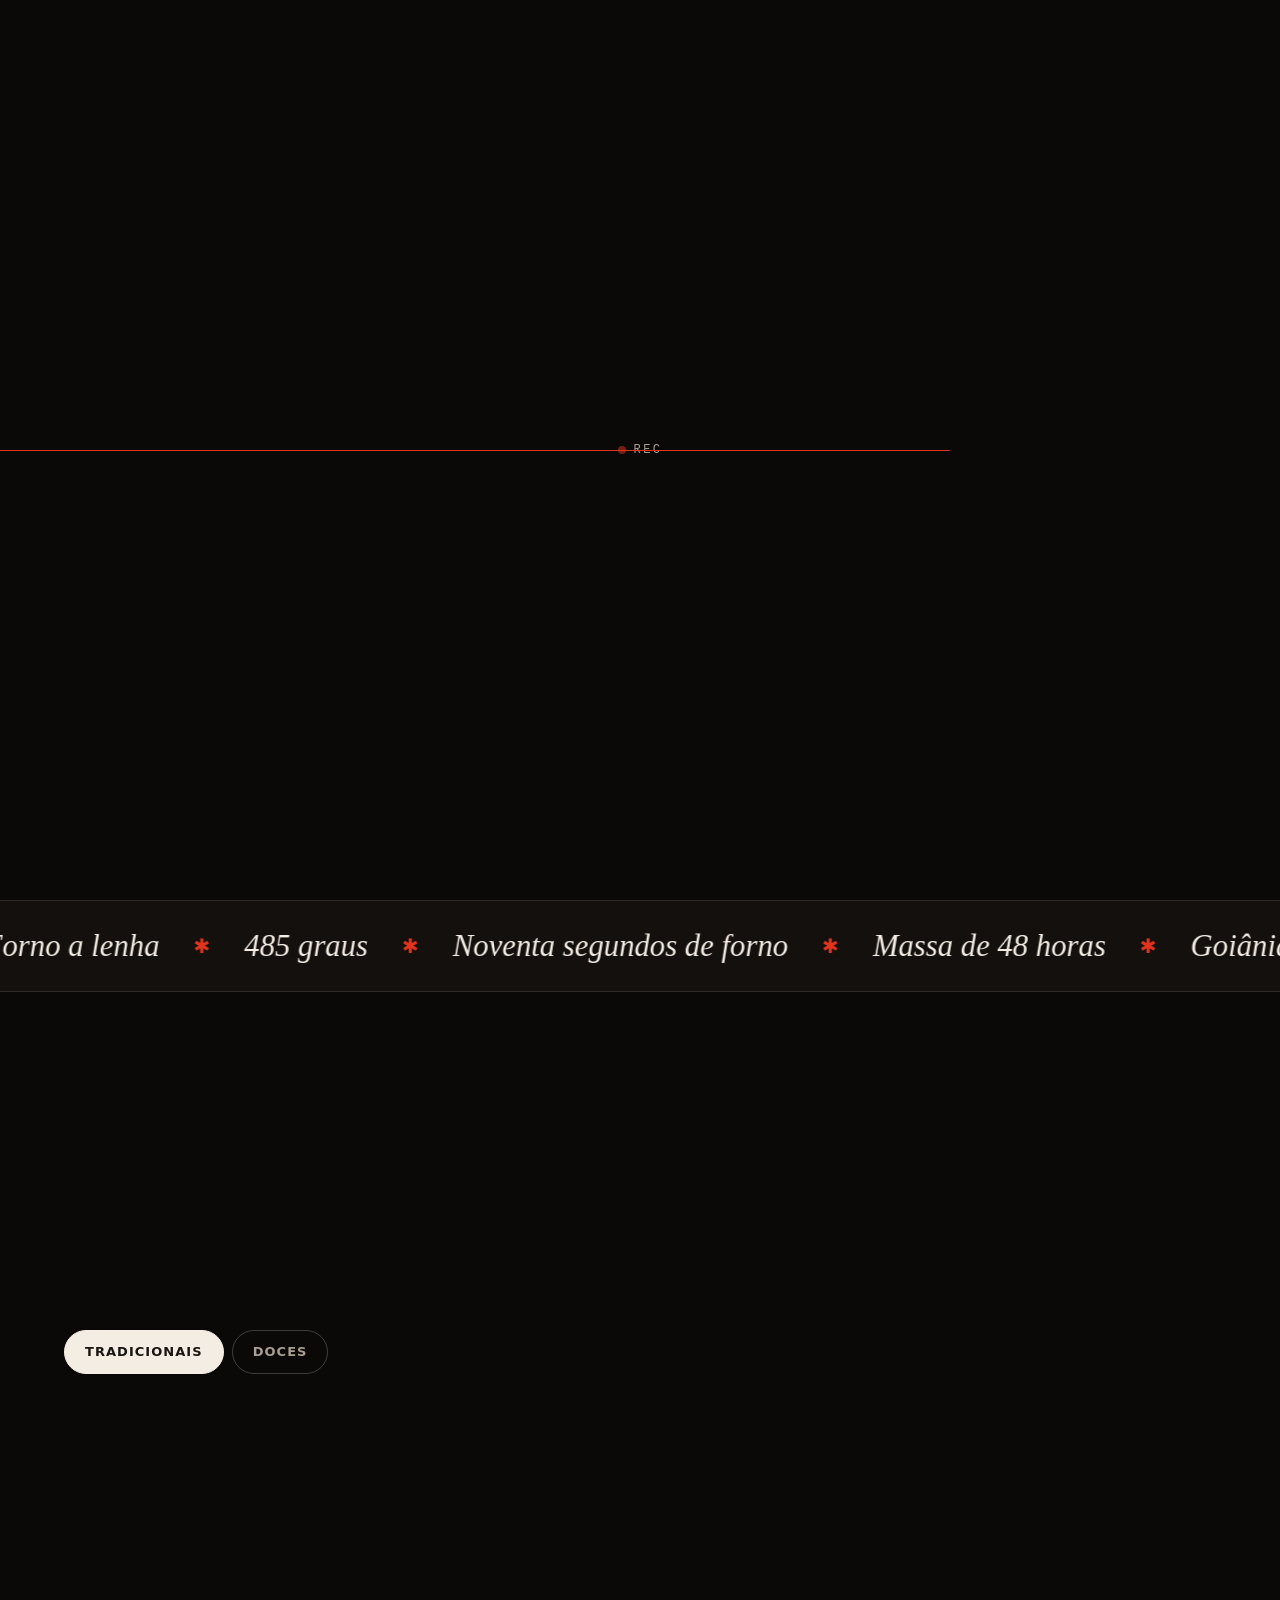
<file: p/margherita.html>
<!doctype html>
<html lang="pt-BR">
<head>
<meta charset="utf-8">
<meta name="viewport" content="width=device-width, initial-scale=1">
<title>Margherita · Brasa Pizzaria</title>
<meta name="description" content="Tomate San Marzano, fior di latte, manjericão. R$ 54.">
<!-- Cartão que o WhatsApp mostra ao receber o link. TROCAR o domínio depois de publicar. -->
<meta property="og:type" content="website">
<meta property="og:site_name" content="Brasa Pizzaria">
<meta property="og:title" content="Margherita · R$ 54">
<meta property="og:description" content="Tomate San Marzano, fior di latte, manjericão.">
<meta property="og:image" content="https://kauandeveloperbackand-source.github.io/brasa-pizzaria/img/og/margherita.jpg">
<meta property="og:image:width" content="1200">
<meta property="og:image:height" content="630">
<meta property="og:url" content="https://kauandeveloperbackand-source.github.io/brasa-pizzaria/p/margherita.html">
<meta name="twitter:card" content="summary_large_image">
<meta http-equiv="refresh" content="0; url=../index.html#cardapio">
<link rel="icon" href="../img/favicon.svg" type="image/svg+xml">
<style>body{margin:0;background:#0B0908;color:#F4EDE3;font-family:system-ui,sans-serif;display:flex;min-height:100vh;align-items:center;justify-content:center;text-align:center}a{color:#E2341D}</style>
</head>
<body>
<p>Abrindo o cardápio da Brasa… <a href="../index.html#cardapio">clique aqui se não abrir</a>.</p>
</body>
</html>
</file>
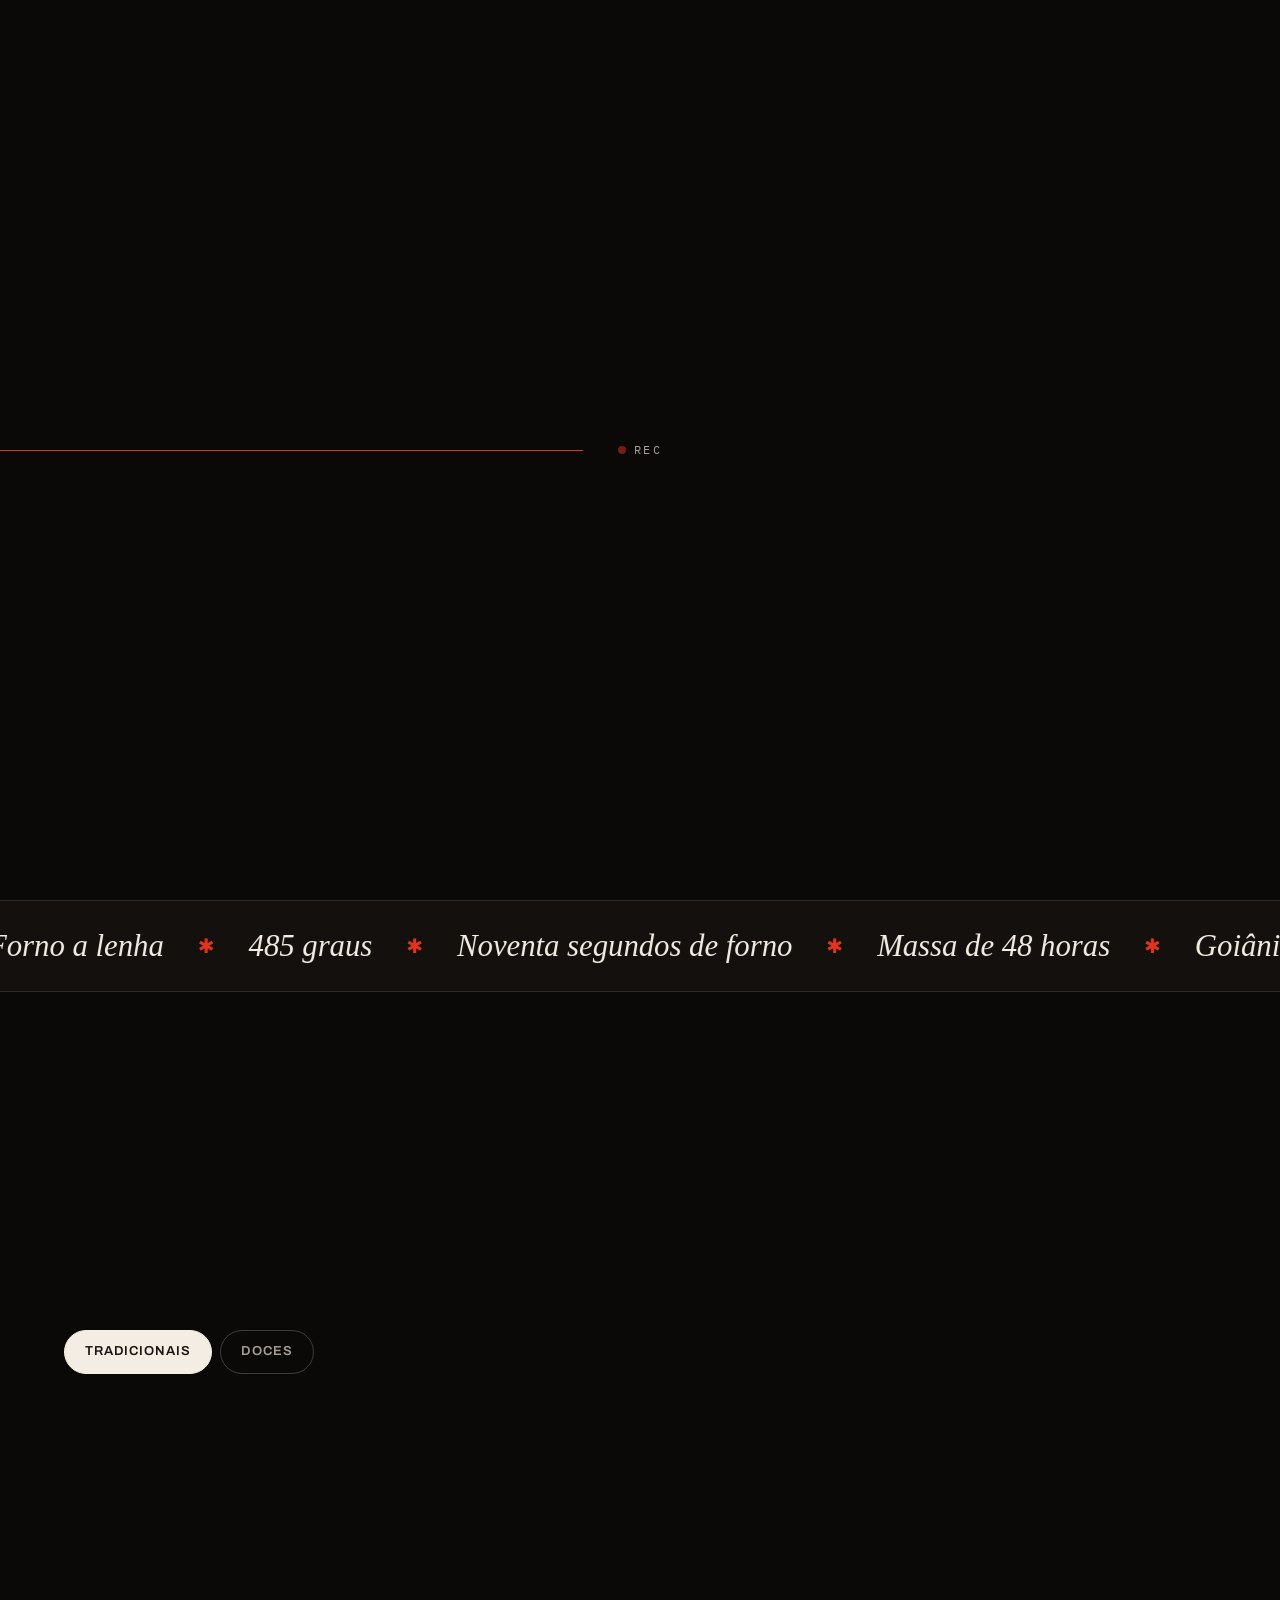
<file: p/marshmallow-com-chocolate.html>
<!doctype html>
<html lang="pt-BR">
<head>
<meta charset="utf-8">
<meta name="viewport" content="width=device-width, initial-scale=1">
<title>Marshmallow com Chocolate · Brasa Pizzaria</title>
<meta name="description" content="Chocolate ao leite, marshmallow maçaricado e farofa de biscoito. R$ 52.">
<!-- Cartão que o WhatsApp mostra ao receber o link. TROCAR o domínio depois de publicar. -->
<meta property="og:type" content="website">
<meta property="og:site_name" content="Brasa Pizzaria">
<meta property="og:title" content="Marshmallow com Chocolate · R$ 52">
<meta property="og:description" content="Chocolate ao leite, marshmallow maçaricado e farofa de biscoito.">
<meta property="og:image" content="https://kauandeveloperbackand-source.github.io/brasa-pizzaria/img/og/marshmallow-com-chocolate.jpg">
<meta property="og:image:width" content="1200">
<meta property="og:image:height" content="630">
<meta property="og:url" content="https://kauandeveloperbackand-source.github.io/brasa-pizzaria/p/marshmallow-com-chocolate.html">
<meta name="twitter:card" content="summary_large_image">
<meta http-equiv="refresh" content="0; url=../index.html#cardapio">
<link rel="icon" href="../img/favicon.svg" type="image/svg+xml">
<style>body{margin:0;background:#0B0908;color:#F4EDE3;font-family:system-ui,sans-serif;display:flex;min-height:100vh;align-items:center;justify-content:center;text-align:center}a{color:#E2341D}</style>
</head>
<body>
<p>Abrindo o cardápio da Brasa… <a href="../index.html#cardapio">clique aqui se não abrir</a>.</p>
</body>
</html>
</file>
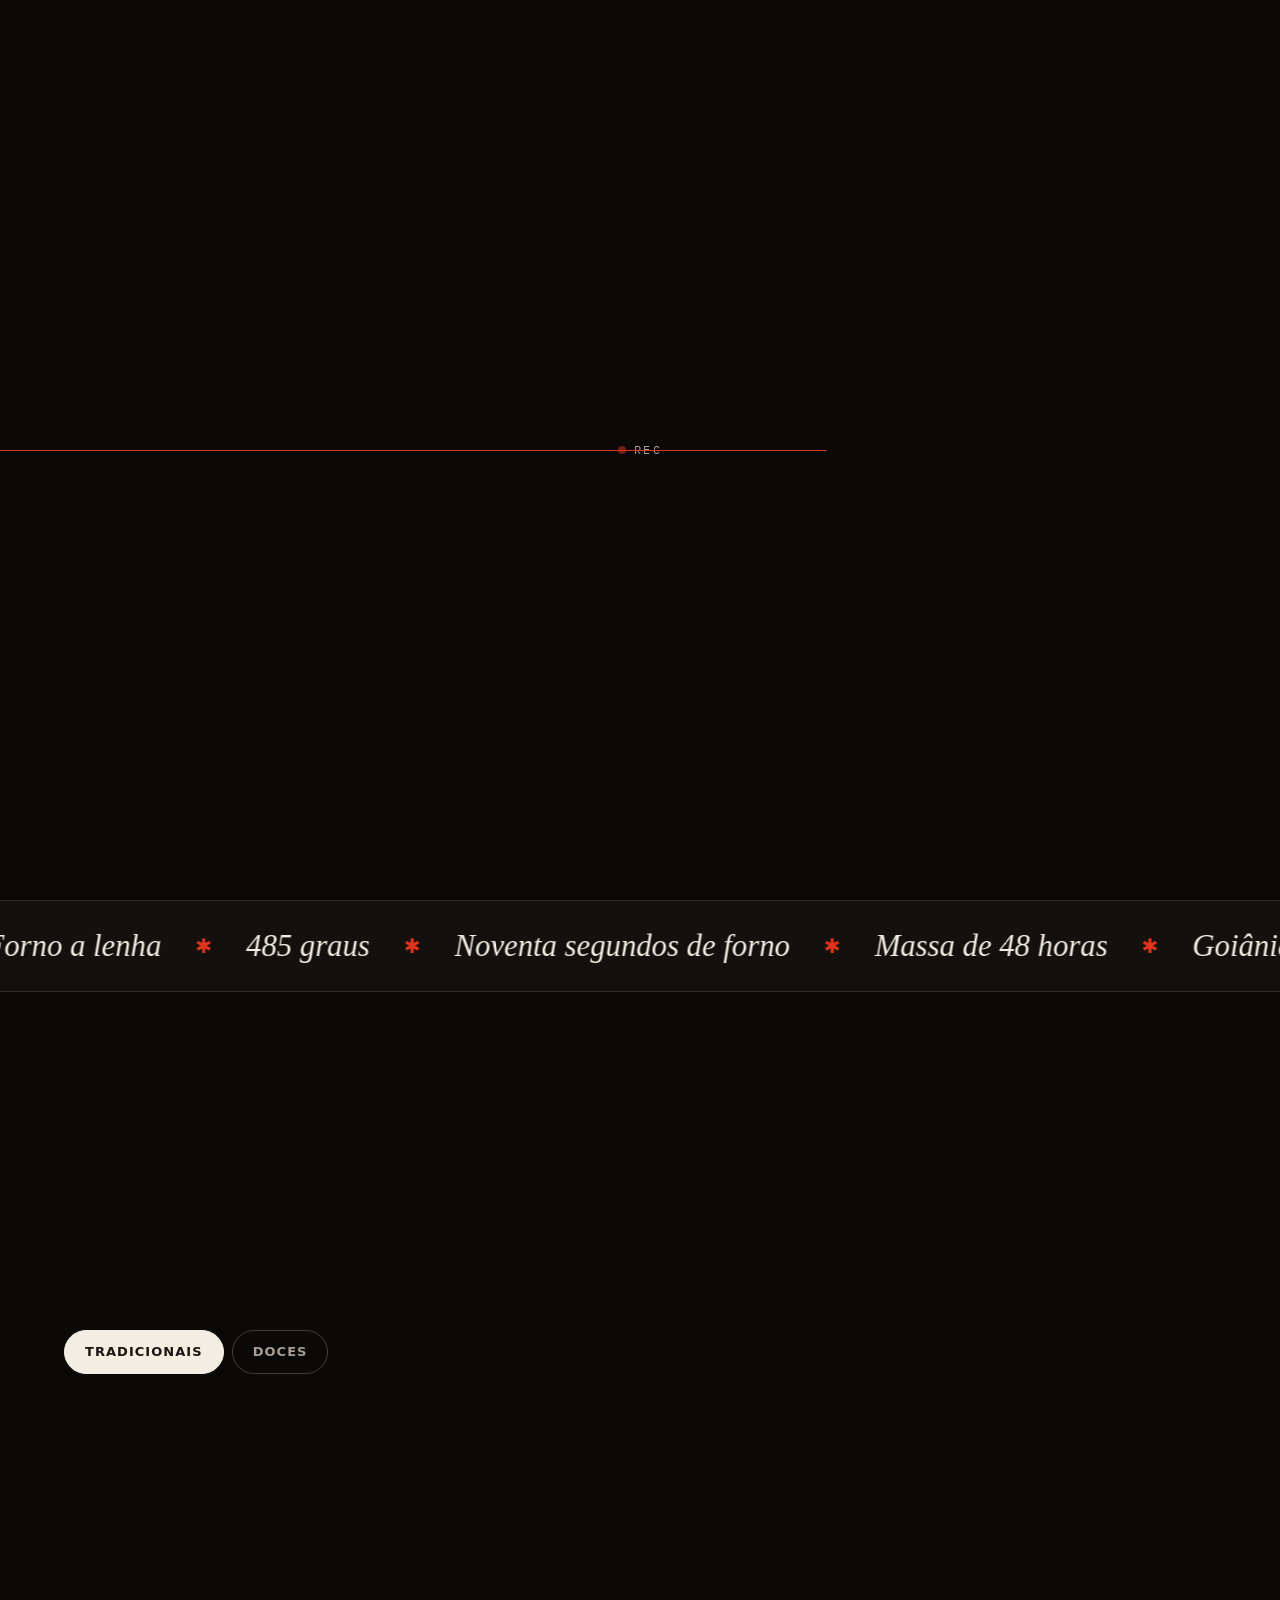
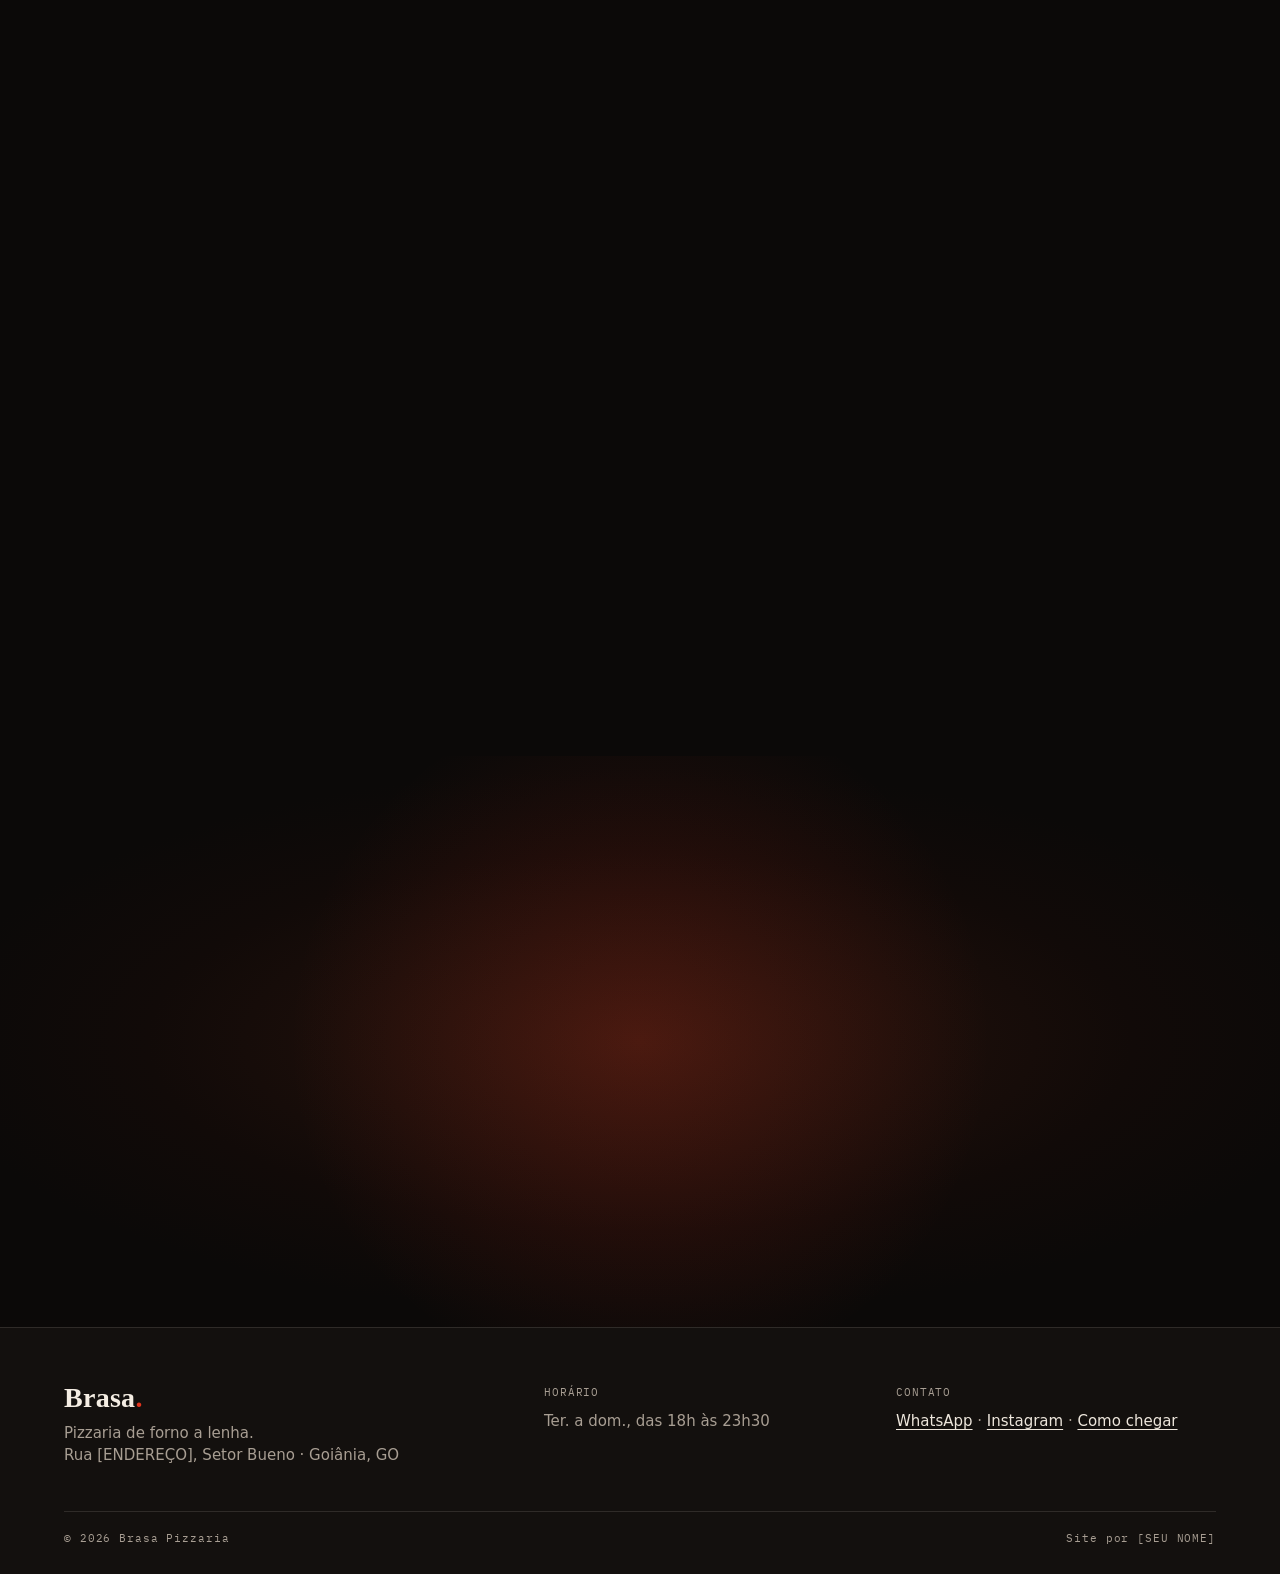
<file: p/morango-com-nutella.html>
<!doctype html>
<html lang="pt-BR">
<head>
<meta charset="utf-8">
<meta name="viewport" content="width=device-width, initial-scale=1">
<title>Morango com Nutella · Brasa Pizzaria</title>
<meta name="description" content="Nutella, morangos frescos e açúcar de confeiteiro. R$ 54.">
<!-- Cartão que o WhatsApp mostra ao receber o link. TROCAR o domínio depois de publicar. -->
<meta property="og:type" content="website">
<meta property="og:site_name" content="Brasa Pizzaria">
<meta property="og:title" content="Morango com Nutella · R$ 54">
<meta property="og:description" content="Nutella, morangos frescos e açúcar de confeiteiro.">
<meta property="og:image" content="https://kauandeveloperbackand-source.github.io/brasa-pizzaria/img/og/morango-com-nutella.jpg">
<meta property="og:image:width" content="1200">
<meta property="og:image:height" content="630">
<meta property="og:url" content="https://kauandeveloperbackand-source.github.io/brasa-pizzaria/p/morango-com-nutella.html">
<meta name="twitter:card" content="summary_large_image">
<meta http-equiv="refresh" content="0; url=../index.html#cardapio">
<link rel="icon" href="../img/favicon.svg" type="image/svg+xml">
<style>body{margin:0;background:#0B0908;color:#F4EDE3;font-family:system-ui,sans-serif;display:flex;min-height:100vh;align-items:center;justify-content:center;text-align:center}a{color:#E2341D}</style>
</head>
<body>
<p>Abrindo o cardápio da Brasa… <a href="../index.html#cardapio">clique aqui se não abrir</a>.</p>
</body>
</html>
</file>
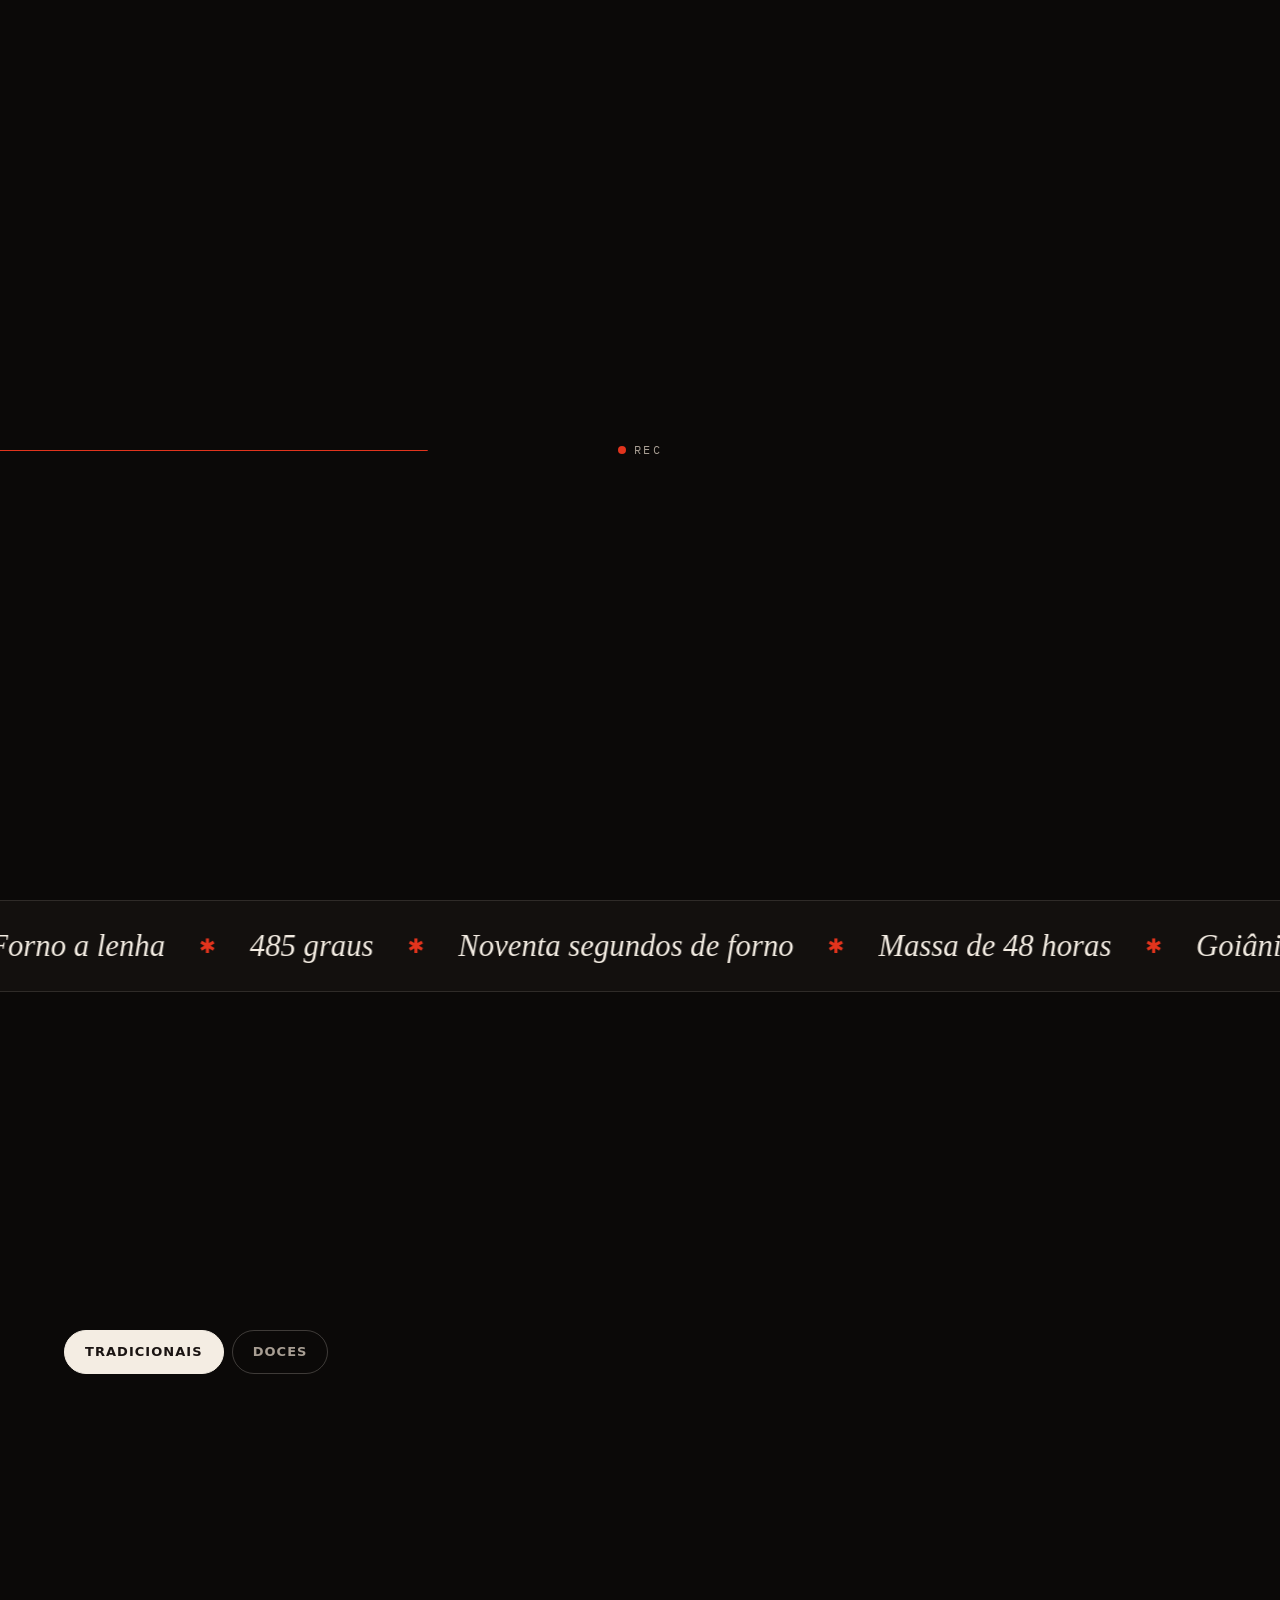
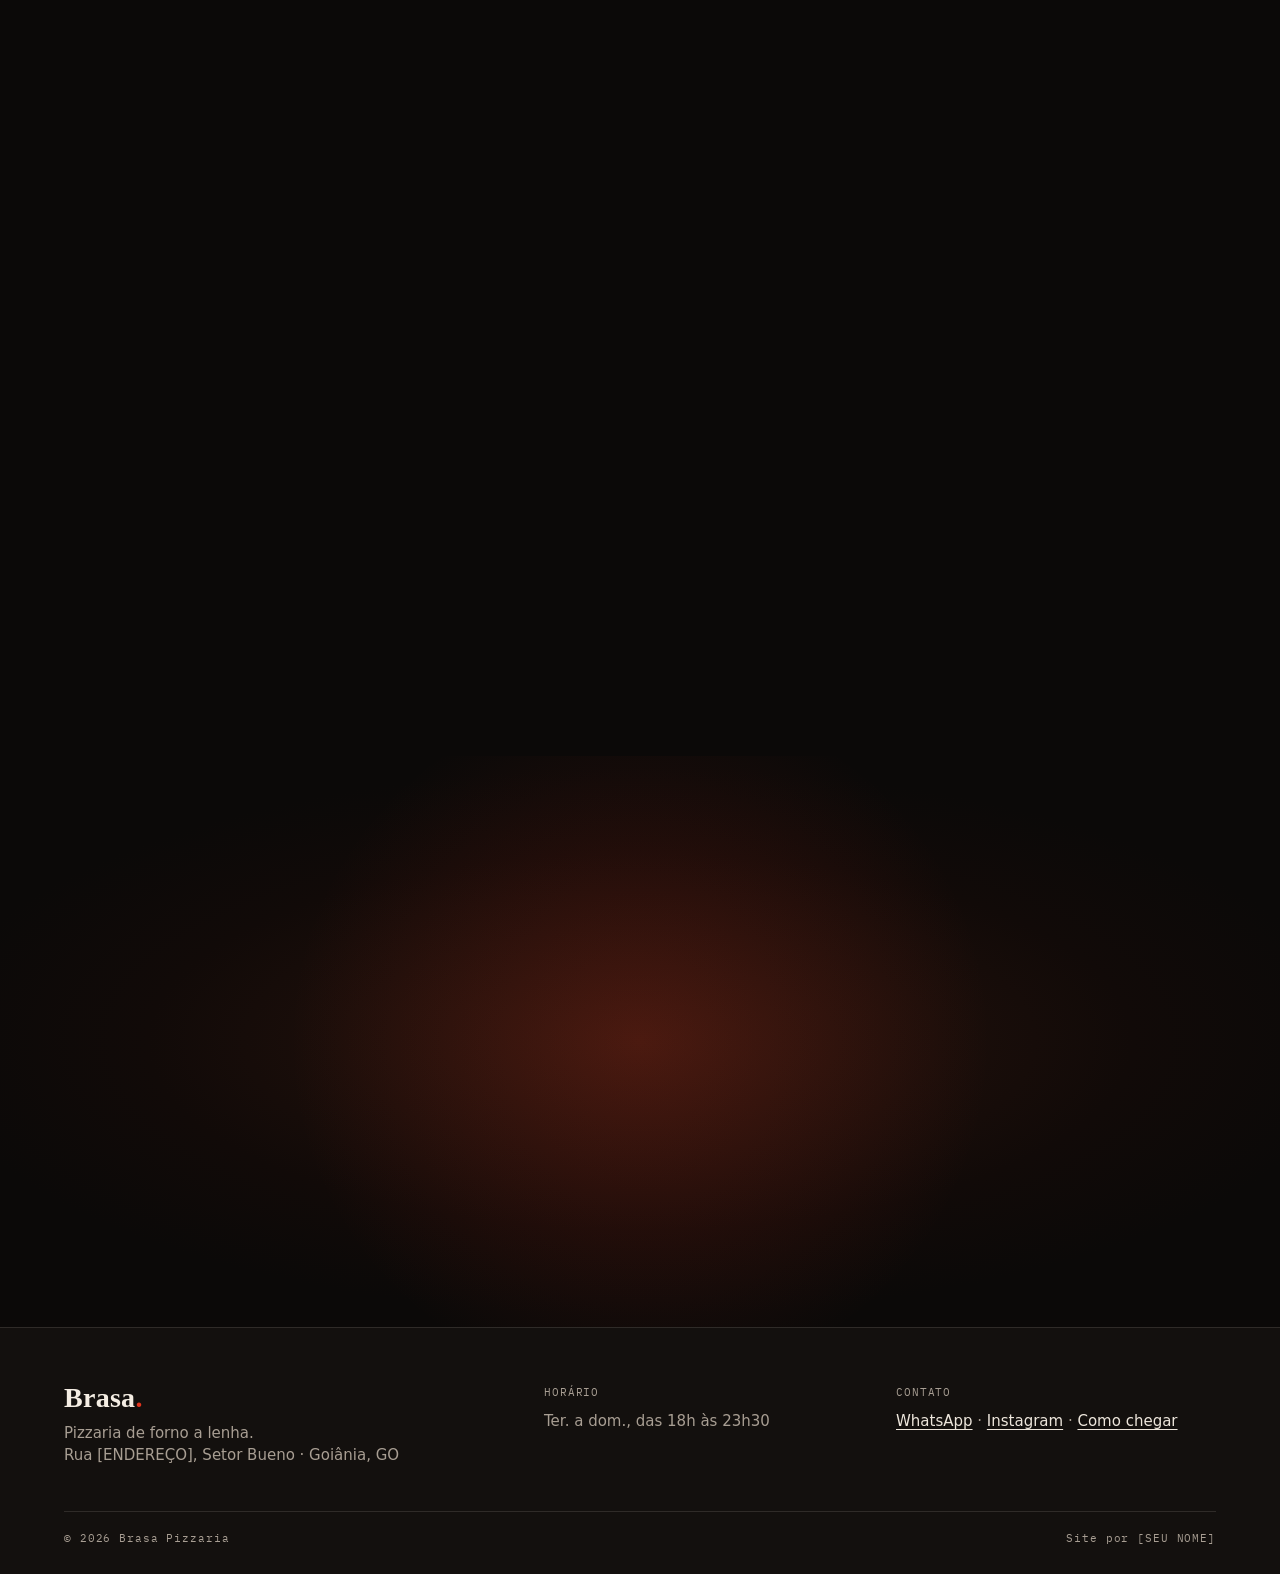
<file: p/oreo.html>
<!doctype html>
<html lang="pt-BR">
<head>
<meta charset="utf-8">
<meta name="viewport" content="width=device-width, initial-scale=1">
<title>Oreo · Brasa Pizzaria</title>
<meta name="description" content="Creme de leite Ninho, Oreo triturado e fio de Nutella. R$ 56.">
<!-- Cartão que o WhatsApp mostra ao receber o link. TROCAR o domínio depois de publicar. -->
<meta property="og:type" content="website">
<meta property="og:site_name" content="Brasa Pizzaria">
<meta property="og:title" content="Oreo · R$ 56">
<meta property="og:description" content="Creme de leite Ninho, Oreo triturado e fio de Nutella.">
<meta property="og:image" content="https://kauandeveloperbackand-source.github.io/brasa-pizzaria/img/og/oreo.jpg">
<meta property="og:image:width" content="1200">
<meta property="og:image:height" content="630">
<meta property="og:url" content="https://kauandeveloperbackand-source.github.io/brasa-pizzaria/p/oreo.html">
<meta name="twitter:card" content="summary_large_image">
<meta http-equiv="refresh" content="0; url=../index.html#cardapio">
<link rel="icon" href="../img/favicon.svg" type="image/svg+xml">
<style>body{margin:0;background:#0B0908;color:#F4EDE3;font-family:system-ui,sans-serif;display:flex;min-height:100vh;align-items:center;justify-content:center;text-align:center}a{color:#E2341D}</style>
</head>
<body>
<p>Abrindo o cardápio da Brasa… <a href="../index.html#cardapio">clique aqui se não abrir</a>.</p>
</body>
</html>
</file>
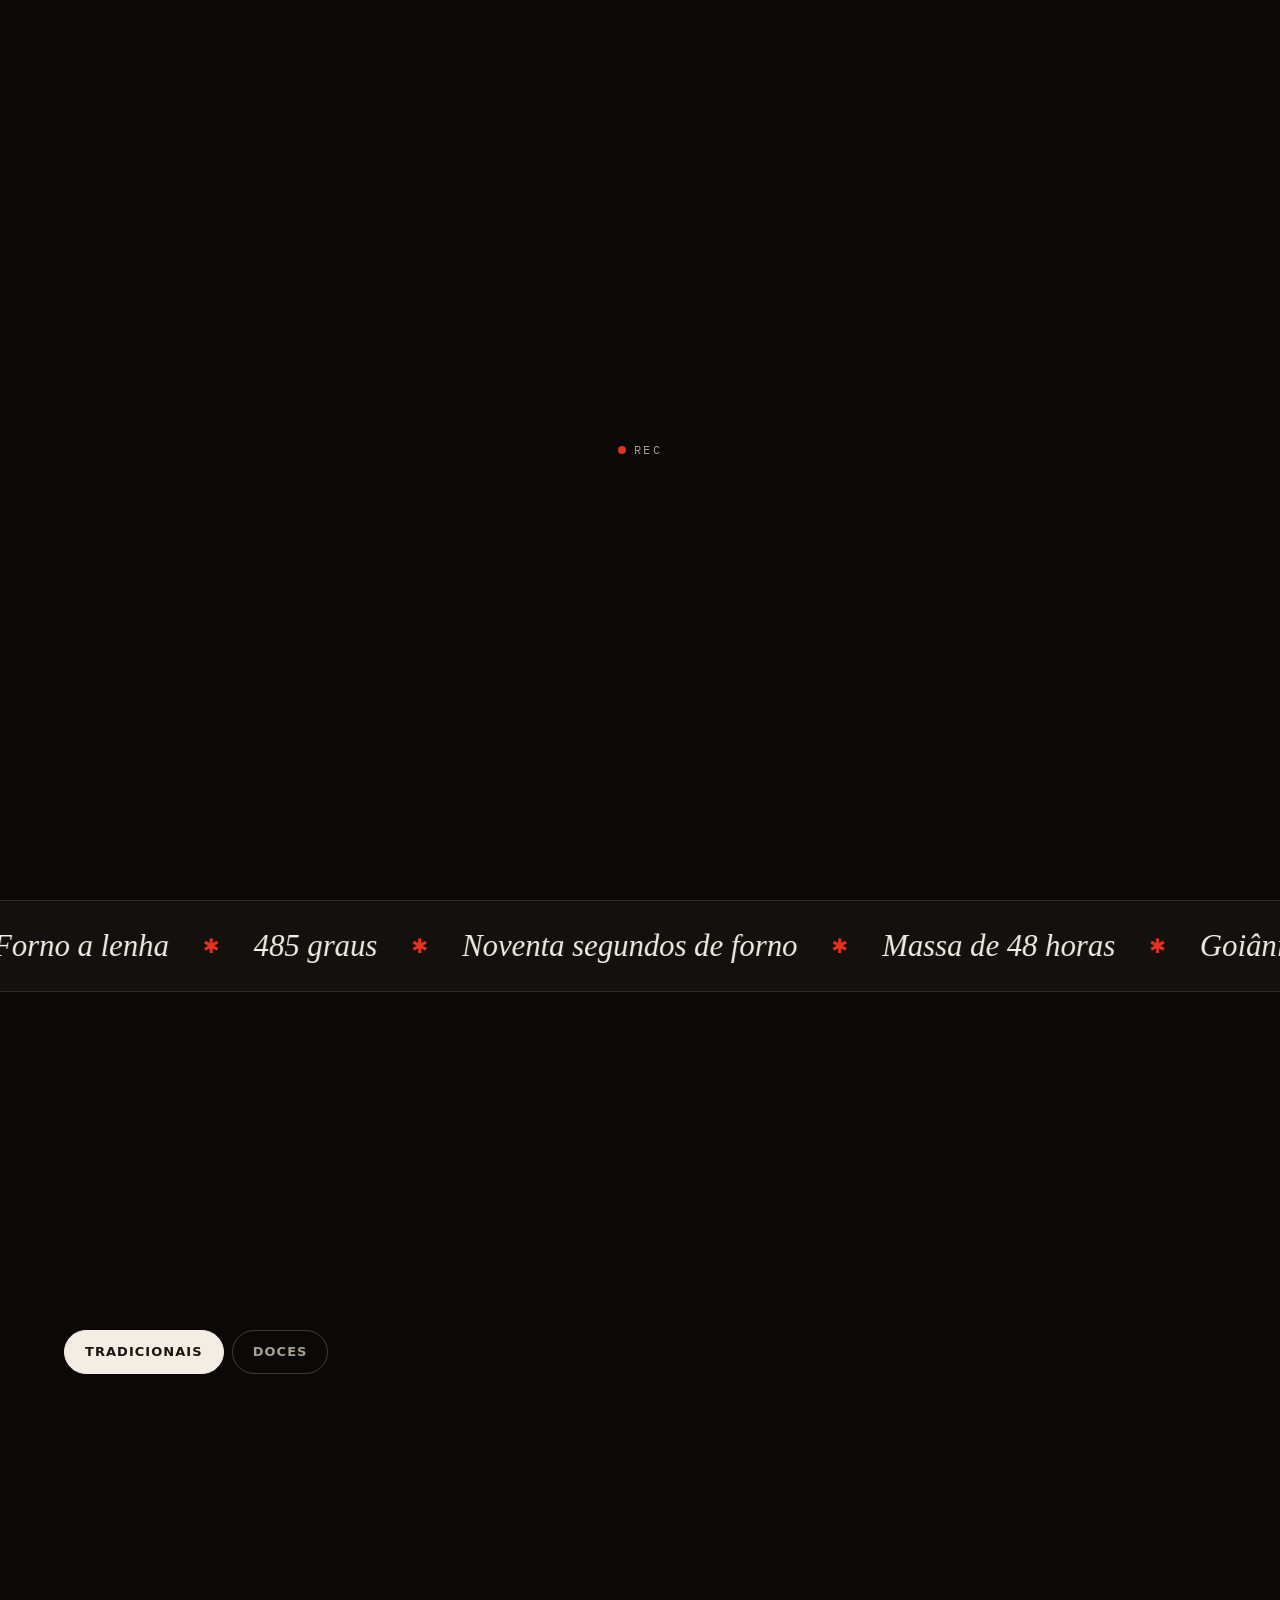
<file: p/pepperoni.html>
<!doctype html>
<html lang="pt-BR">
<head>
<meta charset="utf-8">
<meta name="viewport" content="width=device-width, initial-scale=1">
<title>Pepperoni · Brasa Pizzaria</title>
<meta name="description" content="Pepperoni curado e mussarela gratinada. R$ 64.">
<!-- Cartão que o WhatsApp mostra ao receber o link. TROCAR o domínio depois de publicar. -->
<meta property="og:type" content="website">
<meta property="og:site_name" content="Brasa Pizzaria">
<meta property="og:title" content="Pepperoni · R$ 64">
<meta property="og:description" content="Pepperoni curado e mussarela gratinada.">
<meta property="og:image" content="https://kauandeveloperbackand-source.github.io/brasa-pizzaria/img/og/pepperoni.jpg">
<meta property="og:image:width" content="1200">
<meta property="og:image:height" content="630">
<meta property="og:url" content="https://kauandeveloperbackand-source.github.io/brasa-pizzaria/p/pepperoni.html">
<meta name="twitter:card" content="summary_large_image">
<meta http-equiv="refresh" content="0; url=../index.html#cardapio">
<link rel="icon" href="../img/favicon.svg" type="image/svg+xml">
<style>body{margin:0;background:#0B0908;color:#F4EDE3;font-family:system-ui,sans-serif;display:flex;min-height:100vh;align-items:center;justify-content:center;text-align:center}a{color:#E2341D}</style>
</head>
<body>
<p>Abrindo o cardápio da Brasa… <a href="../index.html#cardapio">clique aqui se não abrir</a>.</p>
</body>
</html>
</file>
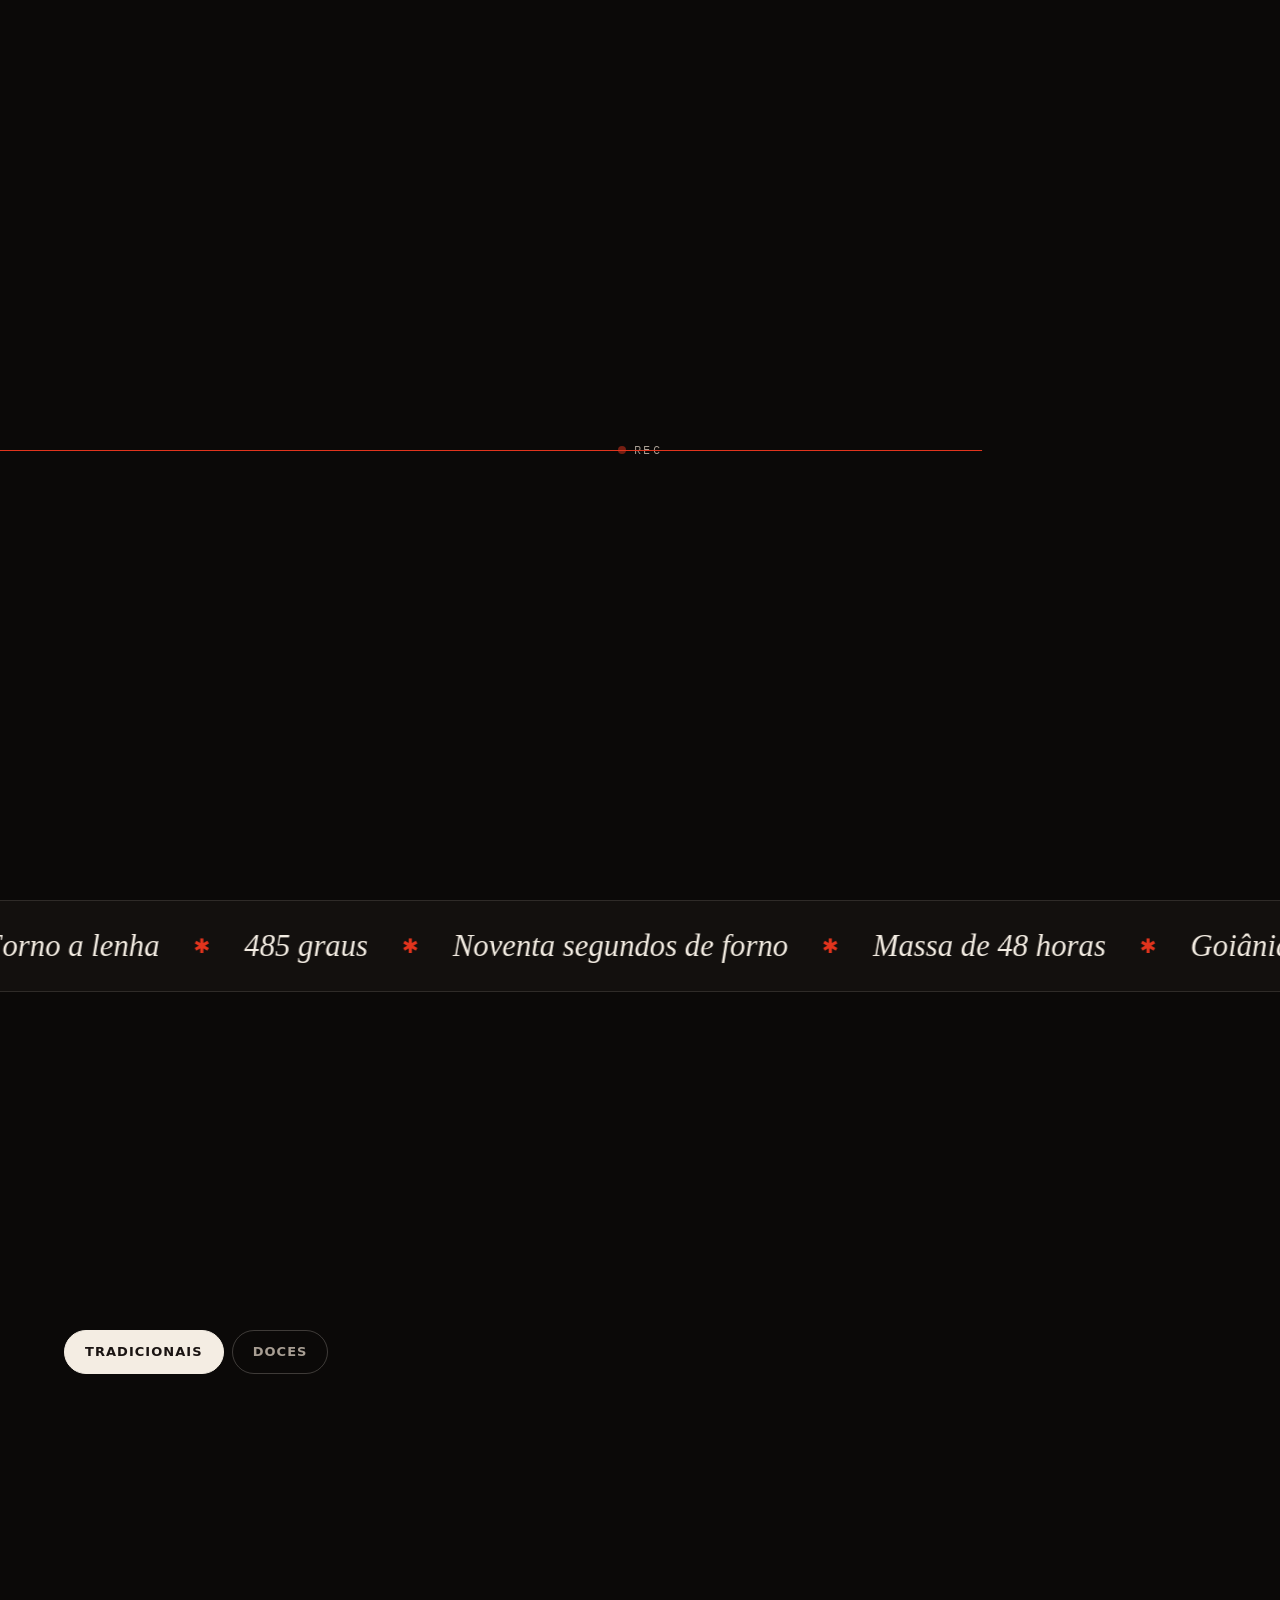
<file: p/portuguesa.html>
<!doctype html>
<html lang="pt-BR">
<head>
<meta charset="utf-8">
<meta name="viewport" content="width=device-width, initial-scale=1">
<title>Portuguesa · Brasa Pizzaria</title>
<meta name="description" content="Presunto, ovos, cebola, azeitona e ervilha. R$ 62.">
<!-- Cartão que o WhatsApp mostra ao receber o link. TROCAR o domínio depois de publicar. -->
<meta property="og:type" content="website">
<meta property="og:site_name" content="Brasa Pizzaria">
<meta property="og:title" content="Portuguesa · R$ 62">
<meta property="og:description" content="Presunto, ovos, cebola, azeitona e ervilha.">
<meta property="og:image" content="https://kauandeveloperbackand-source.github.io/brasa-pizzaria/img/og/portuguesa.jpg">
<meta property="og:image:width" content="1200">
<meta property="og:image:height" content="630">
<meta property="og:url" content="https://kauandeveloperbackand-source.github.io/brasa-pizzaria/p/portuguesa.html">
<meta name="twitter:card" content="summary_large_image">
<meta http-equiv="refresh" content="0; url=../index.html#cardapio">
<link rel="icon" href="../img/favicon.svg" type="image/svg+xml">
<style>body{margin:0;background:#0B0908;color:#F4EDE3;font-family:system-ui,sans-serif;display:flex;min-height:100vh;align-items:center;justify-content:center;text-align:center}a{color:#E2341D}</style>
</head>
<body>
<p>Abrindo o cardápio da Brasa… <a href="../index.html#cardapio">clique aqui se não abrir</a>.</p>
</body>
</html>
</file>
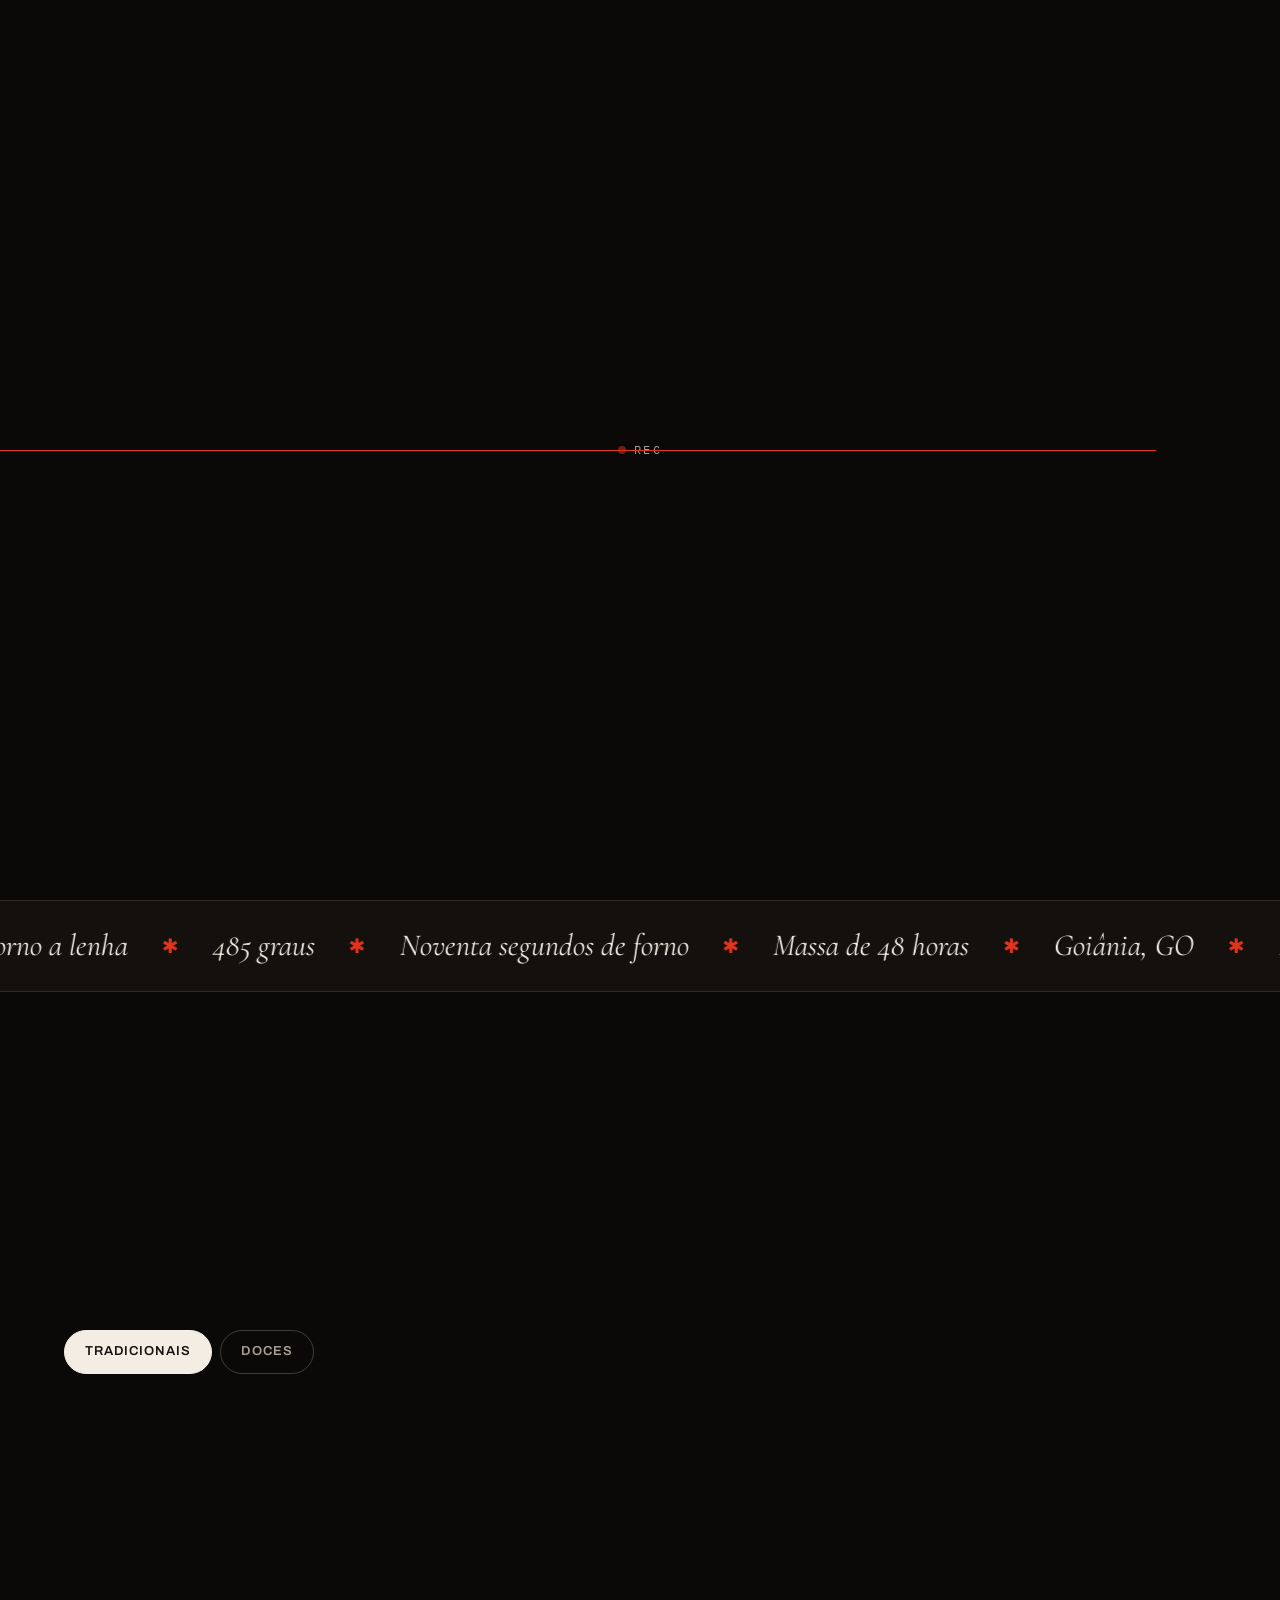
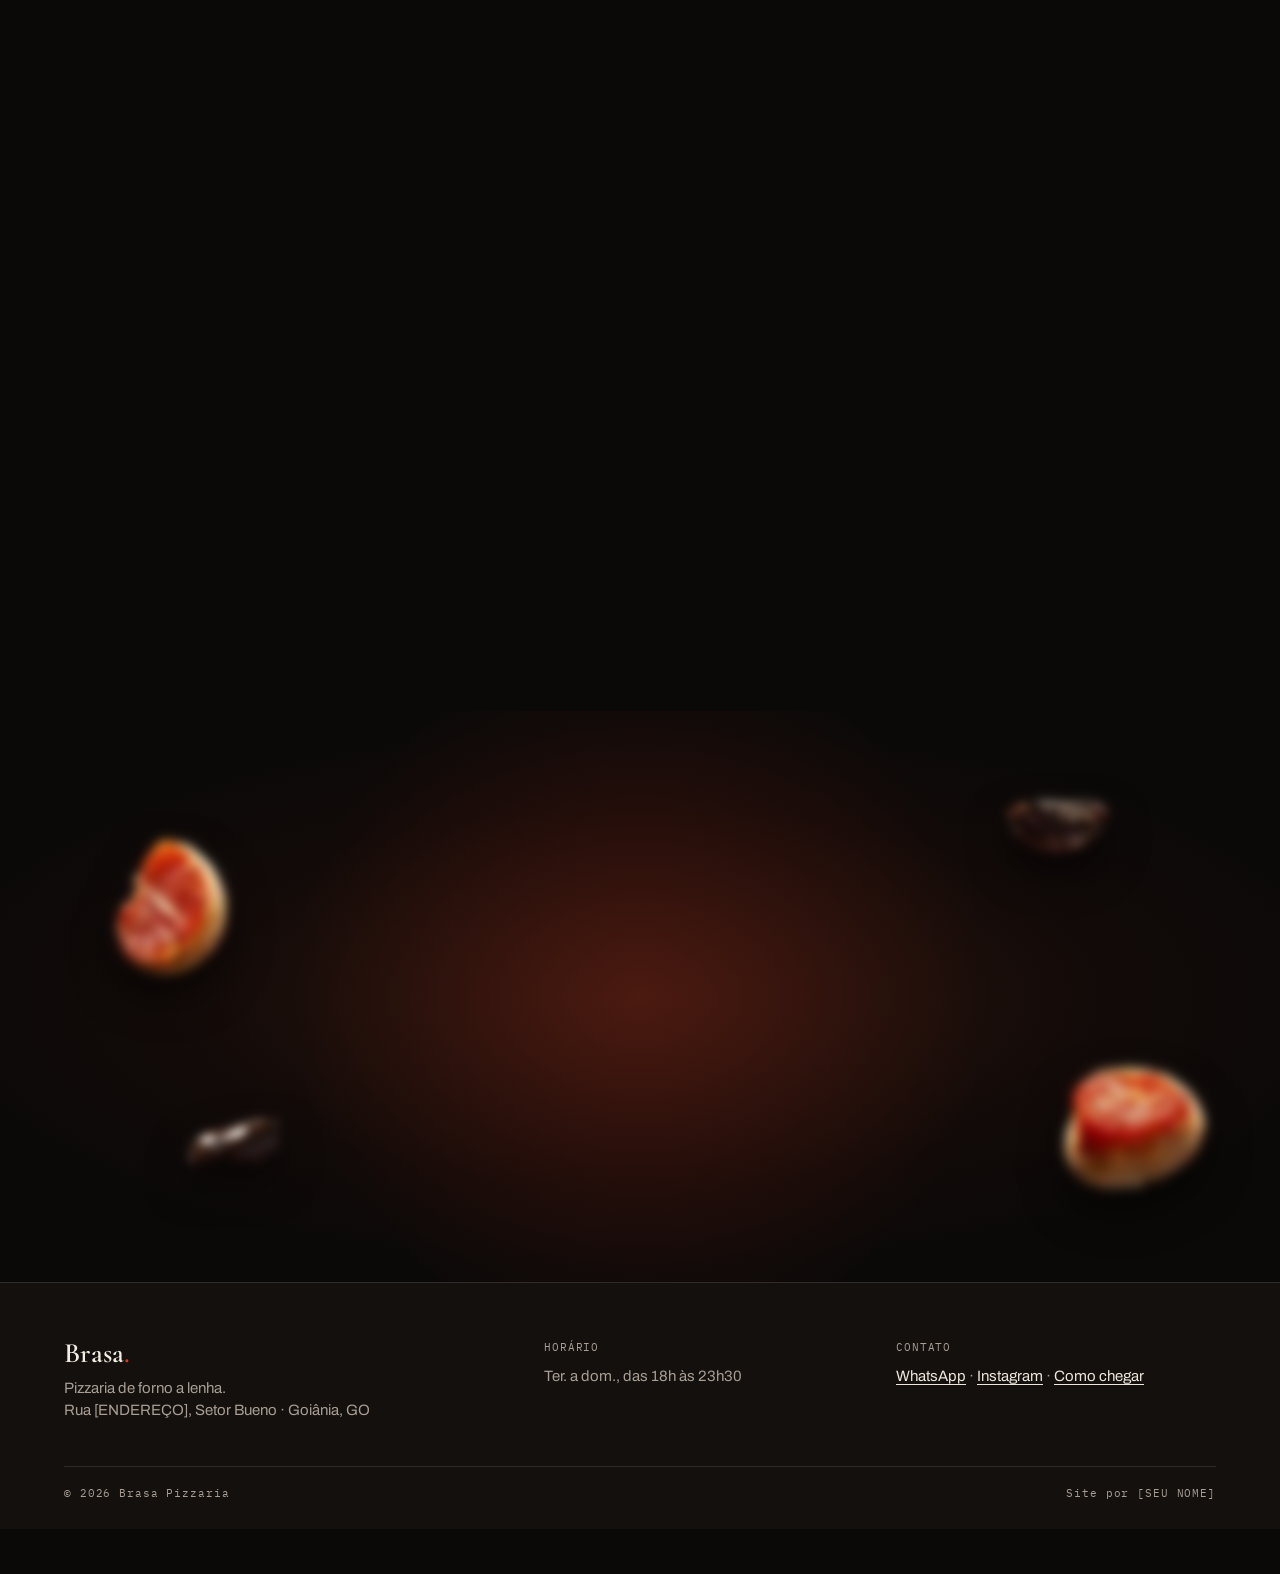
<file: p/quatro-queijos.html>
<!doctype html>
<html lang="pt-BR">
<head>
<meta charset="utf-8">
<meta name="viewport" content="width=device-width, initial-scale=1">
<title>Quatro Queijos · Brasa Pizzaria</title>
<meta name="description" content="Mussarela, gorgonzola, parmesão e provolone. R$ 66.">
<!-- Cartão que o WhatsApp mostra ao receber o link. TROCAR o domínio depois de publicar. -->
<meta property="og:type" content="website">
<meta property="og:site_name" content="Brasa Pizzaria">
<meta property="og:title" content="Quatro Queijos · R$ 66">
<meta property="og:description" content="Mussarela, gorgonzola, parmesão e provolone.">
<meta property="og:image" content="https://kauandeveloperbackand-source.github.io/brasa-pizzaria/img/og/quatro-queijos.jpg">
<meta property="og:image:width" content="1200">
<meta property="og:image:height" content="630">
<meta property="og:url" content="https://kauandeveloperbackand-source.github.io/brasa-pizzaria/p/quatro-queijos.html">
<meta name="twitter:card" content="summary_large_image">
<meta http-equiv="refresh" content="0; url=../index.html#cardapio">
<link rel="icon" href="../img/favicon.svg" type="image/svg+xml">
<style>body{margin:0;background:#0B0908;color:#F4EDE3;font-family:system-ui,sans-serif;display:flex;min-height:100vh;align-items:center;justify-content:center;text-align:center}a{color:#E2341D}</style>
</head>
<body>
<p>Abrindo o cardápio da Brasa… <a href="../index.html#cardapio">clique aqui se não abrir</a>.</p>
</body>
</html>
</file>
<file: css/style.css>
/* =========================================================
   BRASA · estilos
   Cores e fontes ficam nas variáveis abaixo: troque aqui
   para mudar a marca inteira.
   ========================================================= */
:root{
  --preto:#0B0908;
  --carvao:#13100E;
  --carvao-2:#1B1714;
  --carvao-3:#25201C;
  --linha:rgba(244,237,227,.12);
  --linha-forte:rgba(244,237,227,.22);
  --creme:#F4EDE3;
  --creme-2:#ECE3D6;
  --texto:#EDE6DC;
  --texto-suave:#A89E93;
  --tinta:#1A1412;
  --tinta-suave:#5E534B;
  --brasa:#E2341D;
  --brasa-escura:#B9260F;
  --brasa-luz:#FF7A2E;

  --serif:'Cormorant Garamond', 'Times New Roman', serif;
  --sans:'Archivo', system-ui, -apple-system, 'Segoe UI', sans-serif;
  --mono:'IBM Plex Mono', ui-monospace, 'SFMono-Regular', Menlo, monospace;

  --margem:clamp(20px, 5vw, 80px);
  --topo:76px;
  --ease:cubic-bezier(.2,.8,.2,1);
}

*,*::before,*::after{box-sizing:border-box}
html{scroll-behavior:smooth;scroll-padding-top:var(--topo);-webkit-text-size-adjust:100%}
body{margin:0;background:var(--preto);color:var(--texto);font-family:var(--sans);font-size:16px;line-height:1.5;overflow-x:hidden;-webkit-font-smoothing:antialiased}
img{max-width:100%;display:block}
a{color:inherit}
button{font:inherit;color:inherit;cursor:pointer}
.mono{font-family:var(--mono);letter-spacing:.08em;font-size:12px}
.pequeno{font-size:11px;color:var(--texto-suave);margin:0 0 6px}
.vermelho{color:var(--brasa)}
.centro{text-align:center;justify-content:center}
.sr{position:absolute;width:1px;height:1px;overflow:hidden;clip:rect(0 0 0 0);white-space:nowrap}
:focus-visible{outline:2px solid var(--brasa-luz);outline-offset:3px;border-radius:4px}

/* ---------- botões ---------- */
.btn{display:inline-flex;align-items:center;justify-content:center;gap:10px;min-height:48px;padding:0 24px;border-radius:999px;font-family:var(--sans);font-size:15px;font-weight:600;letter-spacing:.01em;text-decoration:none;border:1px solid transparent;transition:background .25s,color .25s,border-color .25s,transform .25s var(--ease)}
.btn .seta{display:inline-block;transition:transform .3s var(--ease)}
.btn-brasa{background:var(--brasa);color:#fff;box-shadow:0 8px 30px -10px rgba(226,52,29,.7)}
.btn-brasa:hover{background:var(--brasa-escura)}
.btn-linha{border-color:var(--linha-forte);color:var(--texto)}
.btn-linha:hover{border-color:var(--texto)}
.btn-pequeno{min-height:40px;padding:0 18px;font-size:13px}
.btn-largo{width:100%}
@media (hover:hover){.btn:hover .seta{transform:translateX(4px)}.btn:hover{transform:translateY(-1px)}}

/* ---------- cortina de entrada ---------- */
.cortina{position:fixed;inset:0;z-index:100;background:var(--preto);display:flex;align-items:center;justify-content:center;pointer-events:none;transition:opacity .8s .2s, visibility 0s 1s}
.cortina-rec{font-family:var(--mono);font-size:12px;letter-spacing:.2em;color:var(--texto-suave);display:flex;align-items:center;gap:8px}
.cortina-linha{position:absolute;left:0;right:0;top:50%;height:1px;background:var(--brasa);transform:scaleX(0);transform-origin:left;animation:linha 1s .2s var(--ease) forwards}
body:not(.carregando) .cortina{opacity:0;visibility:hidden}
@keyframes linha{to{transform:scaleX(1)}}
.ponto{display:inline-block;width:8px;height:8px;border-radius:50%;background:var(--brasa);animation:pisca 1.2s steps(2) infinite}
@keyframes pisca{50%{opacity:0}}

/* ---------- cabeçalho ---------- */
.topo{position:fixed;top:0;left:0;right:0;z-index:50;height:var(--topo);display:flex;align-items:center;gap:24px;padding:0 var(--margem);transition:background .4s,border-color .4s,transform .4s var(--ease);border-bottom:1px solid transparent}
.topo.solido{background:rgba(11,9,8,.82);-webkit-backdrop-filter:blur(14px);backdrop-filter:blur(14px);border-color:var(--linha)}
.topo.escondido{transform:translateY(-100%)}
.logo{display:flex;align-items:center;gap:10px;text-decoration:none;color:var(--creme)}
.logo-arco{width:30px;height:17px}
.logo-nome{font-family:var(--serif);font-size:28px;font-weight:600;letter-spacing:.01em;line-height:1}
.ponto-vermelho{color:var(--brasa)}
.menu{display:flex;gap:4px;margin-left:auto}
.menu a{font-size:12px;font-weight:600;letter-spacing:.12em;text-transform:uppercase;text-decoration:none;color:var(--texto-suave);padding:10px 12px;position:relative;transition:color .2s}
.menu a::after{content:"";position:absolute;left:12px;right:12px;bottom:4px;height:2px;background:var(--brasa);transform:scaleX(0);transition:transform .3s var(--ease)}
.menu a:hover,.menu a.ativo{color:var(--creme)}
.menu a.ativo::after{transform:scaleX(1)}
.hamburguer{display:none;width:44px;height:44px;border:1px solid var(--linha-forte);border-radius:12px;background:none;position:relative}
.hamburguer span{position:absolute;left:12px;right:12px;height:2px;background:var(--creme);transition:transform .3s var(--ease)}
.hamburguer span:first-child{top:17px}.hamburguer span:last-child{top:25px}
.hamburguer[aria-expanded="true"] span:first-child{transform:translateY(4px) rotate(45deg)}
.hamburguer[aria-expanded="true"] span:last-child{transform:translateY(-4px) rotate(-45deg)}

/* ---------- 1. entrada ---------- */
.hero{position:relative;min-height:100svh;display:flex;align-items:center;padding:calc(var(--topo) + 40px) var(--margem) 100px;overflow:hidden;isolation:isolate;background:radial-gradient(ellipse 60% 55% at 70% 55%, #2A1610 0%, #160D0A 45%, var(--preto) 80%)}
.hero::after{content:"";position:absolute;inset:0;z-index:-1;pointer-events:none;background:url("data:image/svg+xml,%3Csvg xmlns='http://www.w3.org/2000/svg' width='160' height='160'%3E%3Cfilter id='n'%3E%3CfeTurbulence type='fractalNoise' baseFrequency='.9' numOctaves='2' stitchTiles='stitch'/%3E%3C/filter%3E%3Crect width='160' height='160' filter='url(%23n)' opacity='.5'/%3E%3C/svg%3E");opacity:.12;mix-blend-mode:overlay}
.brasas{position:absolute;inset:0;width:100%;height:100%;z-index:-1;pointer-events:none}
.hero-luz{position:absolute;right:8%;top:20%;width:60vw;height:60vw;max-width:900px;max-height:900px;z-index:-1;background:radial-gradient(circle, rgba(255,110,40,.22) 0%, rgba(226,52,29,.08) 35%, transparent 65%);animation:respira 5s ease-in-out infinite alternate}
@keyframes respira{from{opacity:.65;transform:scale(.96)}to{opacity:1;transform:scale(1.04)}}

.hud{position:absolute;inset:calc(var(--topo) + 10px) var(--margem) 28px;pointer-events:none;z-index:2;opacity:0;transition:opacity 1s 1.4s}
body.pronto .hud{opacity:1}
.canto{position:absolute;width:22px;height:22px;border-color:rgba(244,237,227,.55);border-style:solid;border-width:0}
.c1{left:0;top:0;border-left-width:1px;border-top-width:1px}
.c2{right:0;top:0;border-right-width:1px;border-top-width:1px}
.c3{left:0;bottom:0;border-left-width:1px;border-bottom-width:1px}
.c4{right:0;bottom:0;border-right-width:1px;border-bottom-width:1px}
.hud .mono{position:absolute;font-size:11px;color:rgba(244,237,227,.75);line-height:1.6;font-variant-numeric:tabular-nums}
.hud b{font-weight:500;color:var(--creme)}
.hud-tl{left:34px;top:4px;display:flex;align-items:center;gap:8px}
.hud-tr{right:34px;top:4px;text-align:right}
.hud-bl{left:34px;bottom:2px}
.hud-br{right:34px;bottom:2px;text-align:right}

.hero-texto{position:relative;z-index:3;max-width:620px}
.kicker{color:var(--texto-suave);margin:0 0 18px;display:flex;align-items:center;gap:8px}
.hero-titulo{margin:0;font-family:var(--serif);font-weight:600;font-size:clamp(84px,14vw,220px);line-height:.82;letter-spacing:-.02em;color:var(--creme)}
.mascara{display:block;overflow:hidden;padding-bottom:.06em}
.mascara>span{display:block;transform:translateY(105%);transition:transform 1.2s var(--ease) .9s}
body.pronto .mascara>span{transform:none}
.hero-sub{margin:6px 0 0;font-family:var(--serif);font-style:italic;font-size:clamp(28px,3.4vw,48px);color:var(--creme);letter-spacing:.01em}
.hero-desc{margin:22px 0 0;max-width:440px;color:var(--texto-suave);font-size:17px;line-height:1.55}
.hero-botoes{display:flex;flex-wrap:wrap;gap:12px;margin-top:32px}
.hero-texto .kicker,.hero-sub,.hero-desc,.hero-texto .hero-botoes{opacity:0;transform:translateY(20px);transition:opacity .9s var(--ease),transform .9s var(--ease)}
body.pronto .hero-texto .kicker{opacity:1;transform:none;transition-delay:.7s}
body.pronto .hero-sub{opacity:1;transform:none;transition-delay:1.2s}
body.pronto .hero-desc{opacity:1;transform:none;transition-delay:1.35s}
body.pronto .hero-texto .hero-botoes{opacity:1;transform:none;transition-delay:1.5s}

.hero-palco{position:absolute;z-index:1;right:max(4%,calc(50% - 760px));top:50%;width:min(56vw,840px,calc(100svh - 40px));aspect-ratio:1;transform:translateY(-47%)}
.pizza-gira{position:absolute;inset:12%;will-change:transform}
.pizza-img{width:100%;height:100%;object-fit:contain;filter:drop-shadow(0 40px 50px rgba(0,0,0,.7)) drop-shadow(0 0 60px rgba(255,110,40,.18));opacity:0;transform:translateY(-60%) scale(.7) rotate(-25deg);transition:transform 1.4s var(--ease) .5s,opacity .6s .5s}
body.pronto .pizza-img{opacity:1;transform:none;animation:flutua 6s ease-in-out 2s infinite alternate}
@keyframes flutua{from{transform:translateY(-1.5%) rotate(-1.5deg)}to{transform:translateY(1.5%) rotate(1.5deg)}}
.pizza-chao{position:absolute;left:18%;right:18%;bottom:-4%;height:12%;background:radial-gradient(ellipse at center, rgba(255,140,70,.28), transparent 70%);filter:blur(10px);opacity:0;transition:opacity 1.2s 1.2s}
body.pronto .pizza-chao{opacity:1}
.ingredientes{position:absolute;inset:12%;pointer-events:none}
.ing{position:absolute;will-change:transform;opacity:0}
.ing img{width:100%;height:auto;filter:drop-shadow(0 10px 12px rgba(0,0,0,.55))}

.role{position:absolute;left:50%;bottom:30px;transform:translateX(-50%);display:flex;flex-direction:column;align-items:center;gap:10px;text-decoration:none;color:var(--texto-suave);font-size:10px;z-index:3;opacity:0;transition:opacity 1s 2.2s}
body.pronto .role{opacity:1}
.role i{width:1px;height:36px;background:linear-gradient(var(--brasa),transparent);animation:desce 1.8s ease-in-out infinite}
@keyframes desce{0%{transform:scaleY(0);transform-origin:top}50%{transform:scaleY(1);transform-origin:top}51%{transform-origin:bottom}100%{transform:scaleY(0);transform-origin:bottom}}

/* ---------- faixa corrida ---------- */
.faixa{background:var(--carvao);border-block:1px solid var(--linha);overflow:hidden;padding:22px 0}
.faixa-trilho{display:flex;gap:34px;align-items:center;width:max-content;animation:corre 38s linear infinite}
.faixa span{font-family:var(--serif);font-style:italic;font-size:clamp(22px,2.4vw,34px);color:var(--creme);white-space:nowrap}
.faixa b{color:var(--brasa);font-size:20px}
@keyframes corre{to{transform:translateX(-50%)}}

.flut{position:absolute;will-change:transform}
.flut img{width:100%;filter:drop-shadow(0 18px 18px rgba(60,30,10,.25))}

/* ---------- seções escuras ---------- */
.secao{padding:120px var(--margem)}
.escura{background:var(--preto)}
.secao-cab{max-width:1240px;margin:0 auto 48px}
.titulo-serif{margin:0;font-family:var(--serif);font-weight:500;font-size:clamp(40px,5.4vw,76px);line-height:1;color:var(--creme);letter-spacing:-.01em}
.titulo-serif .vermelho{font-style:normal}
.secao-desc{margin:14px 0 0;max-width:520px;color:var(--texto-suave);font-size:17px}

/* abas e cartões do cardápio */
.abas{max-width:1240px;margin:0 auto 28px;display:flex;gap:8px;flex-wrap:wrap}
.abas button{min-height:44px;padding:0 20px;border-radius:999px;border:1px solid var(--linha-forte);background:none;font-size:13px;font-weight:600;letter-spacing:.08em;text-transform:uppercase;color:var(--texto-suave);transition:all .25s}
.abas button[aria-selected="true"]{background:var(--creme);color:var(--tinta);border-color:var(--creme)}
.cardapio-grade{max-width:1240px;margin:0 auto;display:grid;grid-template-columns:repeat(auto-fill,minmax(280px,1fr));gap:18px}
.cartao{position:relative;background:var(--carvao);border:1px solid var(--linha);border-radius:4px;overflow:hidden;display:flex;flex-direction:column;transition:border-color .3s,transform .4s var(--ease)}
.cartao:hover{border-color:rgba(226,52,29,.5);transform:translateY(-4px)}
.cartao-img{height:220px;display:flex;align-items:center;justify-content:center;background:radial-gradient(ellipse at 50% 60%, #2B1A12 0%, #120D0B 70%);position:relative;overflow:hidden}
.cartao-img::before{content:"";position:absolute;inset:0;background:url("data:image/svg+xml,%3Csvg xmlns='http://www.w3.org/2000/svg' width='120' height='120'%3E%3Cfilter id='n'%3E%3CfeTurbulence type='fractalNoise' baseFrequency='.6' numOctaves='3'/%3E%3C/filter%3E%3Crect width='120' height='120' filter='url(%23n)' opacity='.45'/%3E%3C/svg%3E");opacity:.25;mix-blend-mode:overlay}
.cartao-img img{width:auto;height:84%;max-width:84%;object-fit:contain;filter:drop-shadow(0 20px 20px rgba(0,0,0,.6));transition:transform .6s var(--ease)}
.cartao:hover .cartao-img img{transform:scale(1.06) rotate(-3deg)}
.cartao-corpo{padding:22px 22px 20px;display:flex;flex-direction:column;flex:1}
.cartao h3{margin:0;font-family:var(--serif);font-style:italic;font-weight:600;font-size:28px;color:var(--creme);line-height:1.1}
.cartao p{margin:8px 0 18px;color:var(--texto-suave);font-size:15px;flex:1}
.cartao-pe{display:flex;align-items:center;justify-content:space-between;gap:10px}
.cartao-preco{font-family:var(--serif);font-size:28px;font-weight:600;color:var(--creme)}
.cartao-preco .mono{font-size:10px;color:var(--texto-suave);margin-left:6px}
.cartao .btn{min-height:40px;padding:0 16px;font-size:13px}
.passo{color:var(--texto-suave);margin:0 0 14px}
.passo:not(:first-child){margin-top:34px}

/* ---------- final ---------- */
.final{position:relative;padding:160px var(--margem);text-align:center;overflow:hidden;isolation:isolate;background:radial-gradient(ellipse 70% 60% at 50% 50%, #2A140D 0%, #110A08 55%, var(--preto) 80%)}
.final-luz{position:absolute;inset:0;z-index:-1;background:radial-gradient(circle at 50% 50%, rgba(226,52,29,.18), transparent 50%)}
.final-flutuantes{position:absolute;inset:0;z-index:-1;pointer-events:none}
.final-flutuantes .flut img{filter:blur(3px) drop-shadow(0 20px 20px rgba(0,0,0,.6))}
.final-titulo{margin:0 auto 34px;font-family:var(--serif);font-weight:500;text-transform:uppercase;letter-spacing:.04em;font-size:clamp(40px,6.6vw,96px);line-height:1;color:var(--creme)}

/* ---------- rodapé ---------- */
.rodape{background:var(--carvao);border-top:1px solid var(--linha);padding:56px var(--margem) 28px}
.rodape-grade{max-width:1240px;margin:0 auto;display:grid;grid-template-columns:1.4fr 1fr 1fr;gap:32px}
.rodape-txt{color:var(--texto-suave);font-size:15px;margin:10px 0 0}
.rodape-txt a{color:var(--texto);text-underline-offset:3px}
.rodape-base{max-width:1240px;margin:44px auto 0;padding-top:18px;border-top:1px solid var(--linha);display:flex;justify-content:space-between;flex-wrap:wrap;gap:10px;color:var(--texto-suave);font-size:11px}

/* botão flutuante do WhatsApp */
.zap-flutuante{position:fixed;right:20px;bottom:20px;z-index:40;width:58px;height:58px;border-radius:50%;background:#25D366;color:#fff;display:flex;align-items:center;justify-content:center;box-shadow:0 10px 30px rgba(0,0,0,.4);transform:scale(0);transition:transform .4s var(--ease)}
.zap-flutuante.visivel{transform:scale(1)}

/* revelar ao rolar */
.revela{opacity:0;transform:translateY(30px);transition:opacity 1s var(--ease),transform 1s var(--ease)}
.revela.visto{opacity:1;transform:none}

/* ---------- celular e tablet ---------- */
@media (max-width:1080px){
  .menu a{padding:10px 8px;letter-spacing:.08em}
  .topo-zap span{display:none}
  .topo-zap{width:44px;padding:0}
}
@media (max-width:860px){
  :root{--topo:64px}
  .hamburguer{display:block;margin-left:auto}
  .topo-zap{display:none}
  .menu{position:fixed;inset:var(--topo) 0 auto 0;flex-direction:column;gap:0;padding:12px var(--margem) 24px;background:rgba(11,9,8,.97);border-bottom:1px solid var(--linha);transform:translateY(-120%);transition:transform .45s var(--ease);margin:0}
  .menu.aberto{transform:none}
  .menu a{font-size:15px;padding:16px 0;border-bottom:1px solid var(--linha)}
  .menu a::after{display:none}
  .topo{background:rgba(11,9,8,.82);-webkit-backdrop-filter:blur(14px);backdrop-filter:blur(14px)}

  .hero{flex-direction:column;justify-content:flex-end;align-items:stretch;padding-top:calc(var(--topo) + 20px);padding-bottom:90px}
  .hero-palco{position:relative;right:auto;top:auto;transform:none;width:min(94%,470px);margin:28px auto 4px;order:-1}
  .hud-tr{display:none}
  .hero-titulo{font-size:clamp(80px,26vw,150px)}
  .hero-desc{font-size:16px}
  .hud-bl,.hud-br{display:none}
  .hud .mono{font-size:10px}
  .role{display:none}

  .rodape-grade{grid-template-columns:1fr}
  .secao{padding:90px var(--margem)}
}
@media (max-width:520px){
  .hero-botoes .btn{flex:1 1 auto}
}

@media (prefers-reduced-motion:reduce){
  *,*::before,*::after{animation:none!important;transition:none!important;scroll-behavior:auto!important}
  .revela,.mascara>span,.pizza-img,.hero-texto .kicker,.hero-sub,.hero-desc,.hero-texto .hero-botoes{opacity:1!important;transform:none!important}
  .ing{opacity:1!important}
}
</file>
